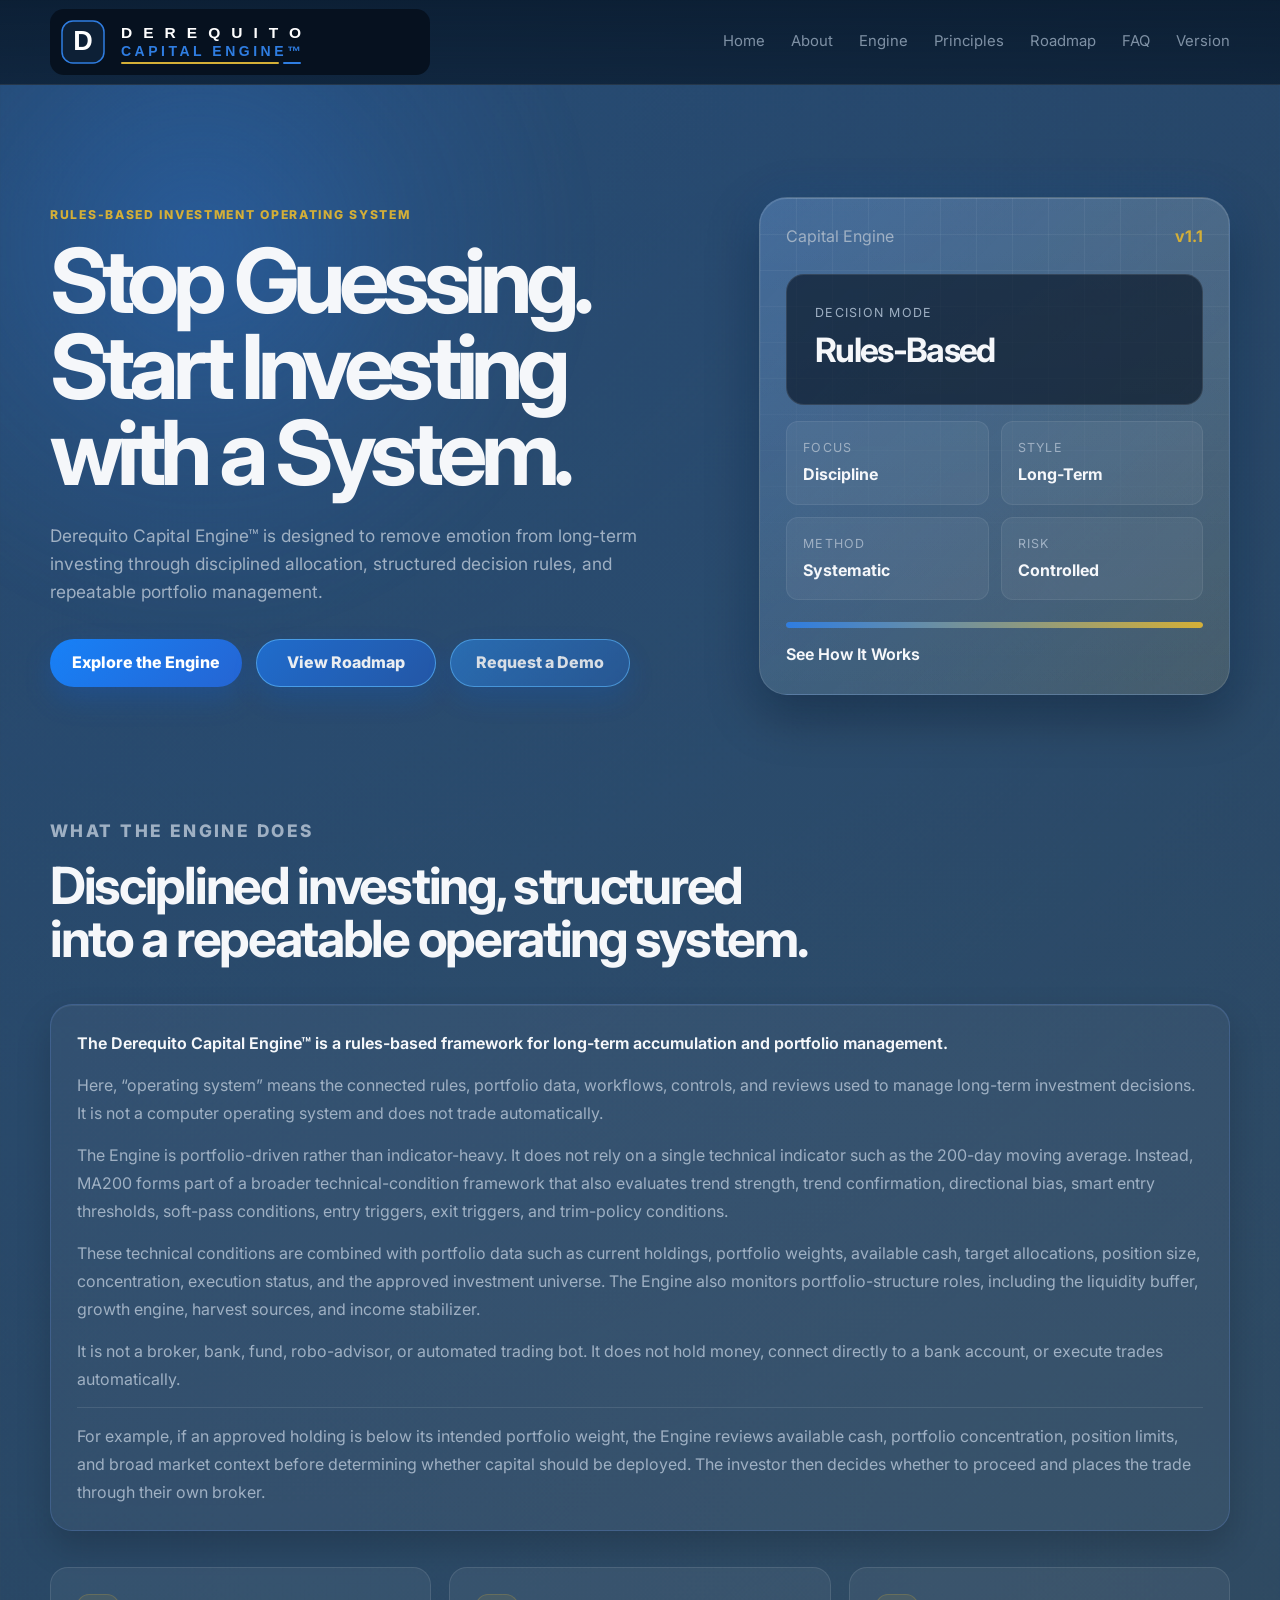
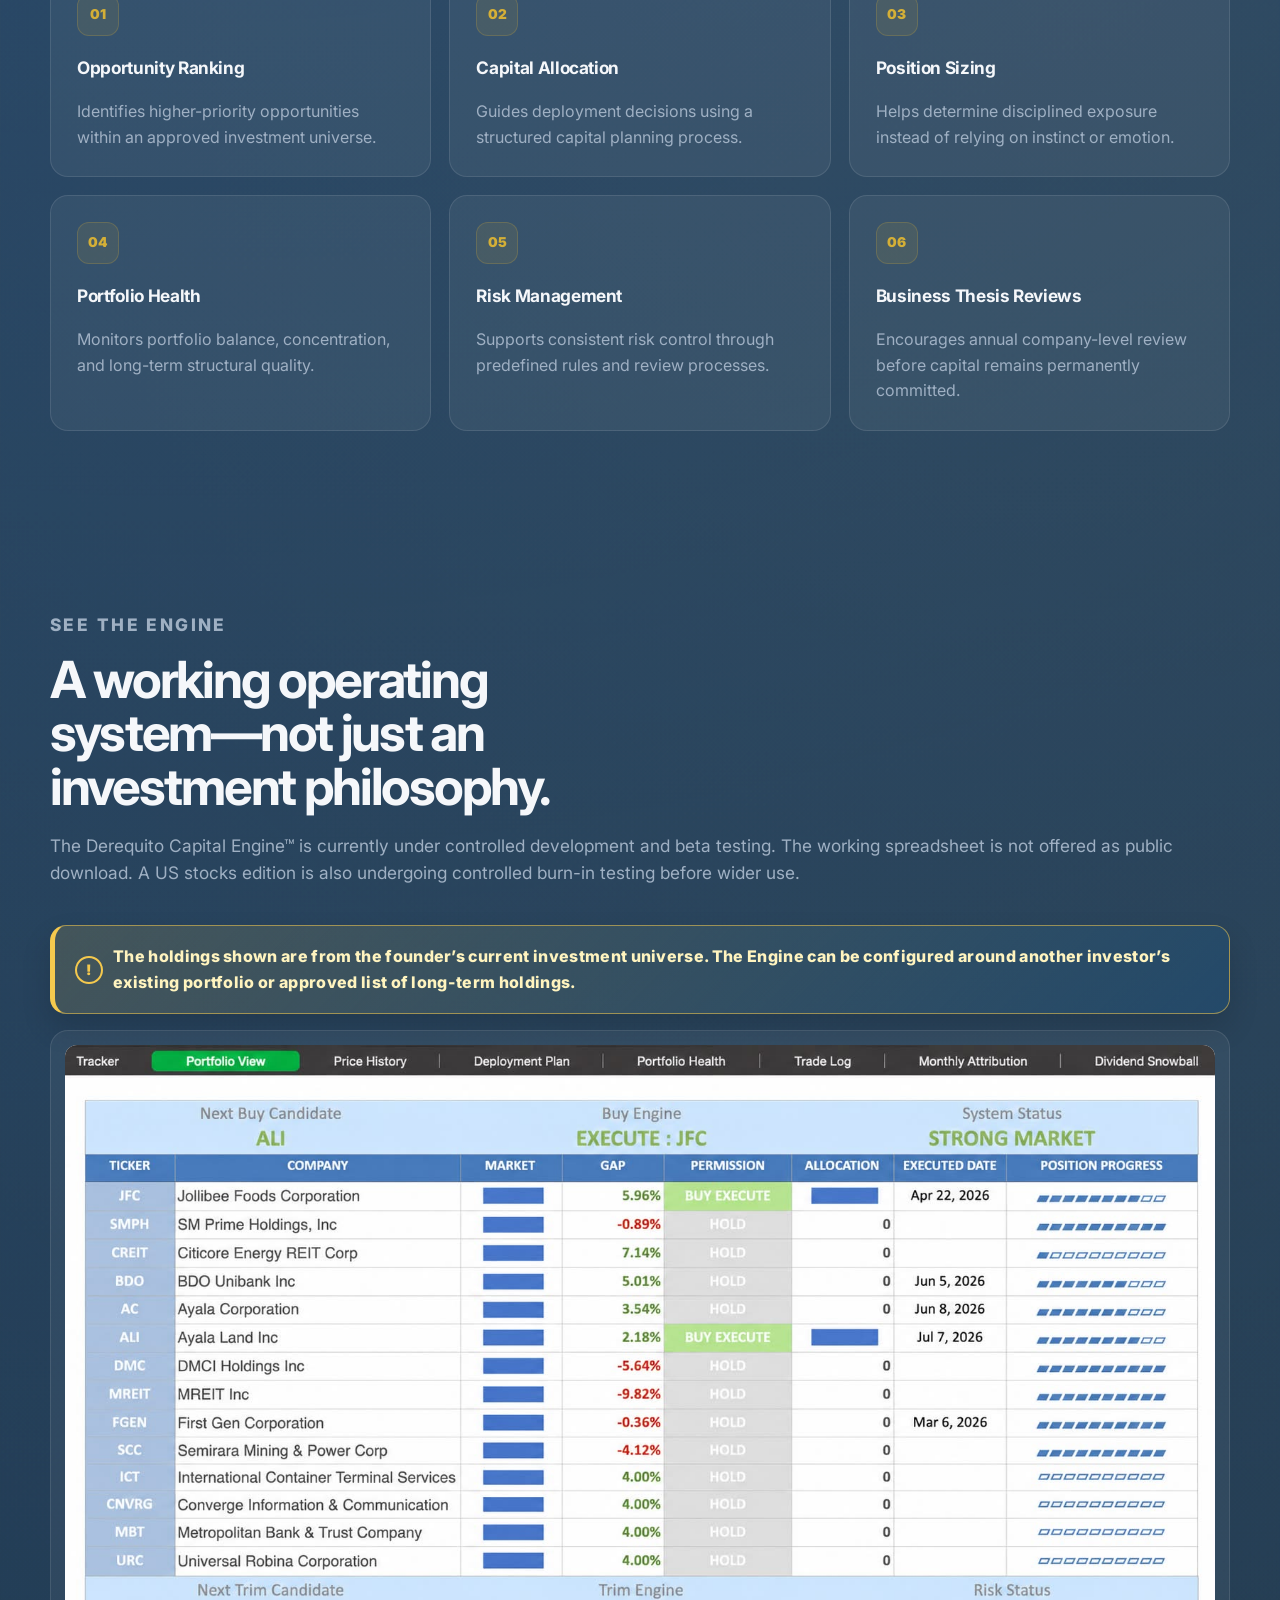
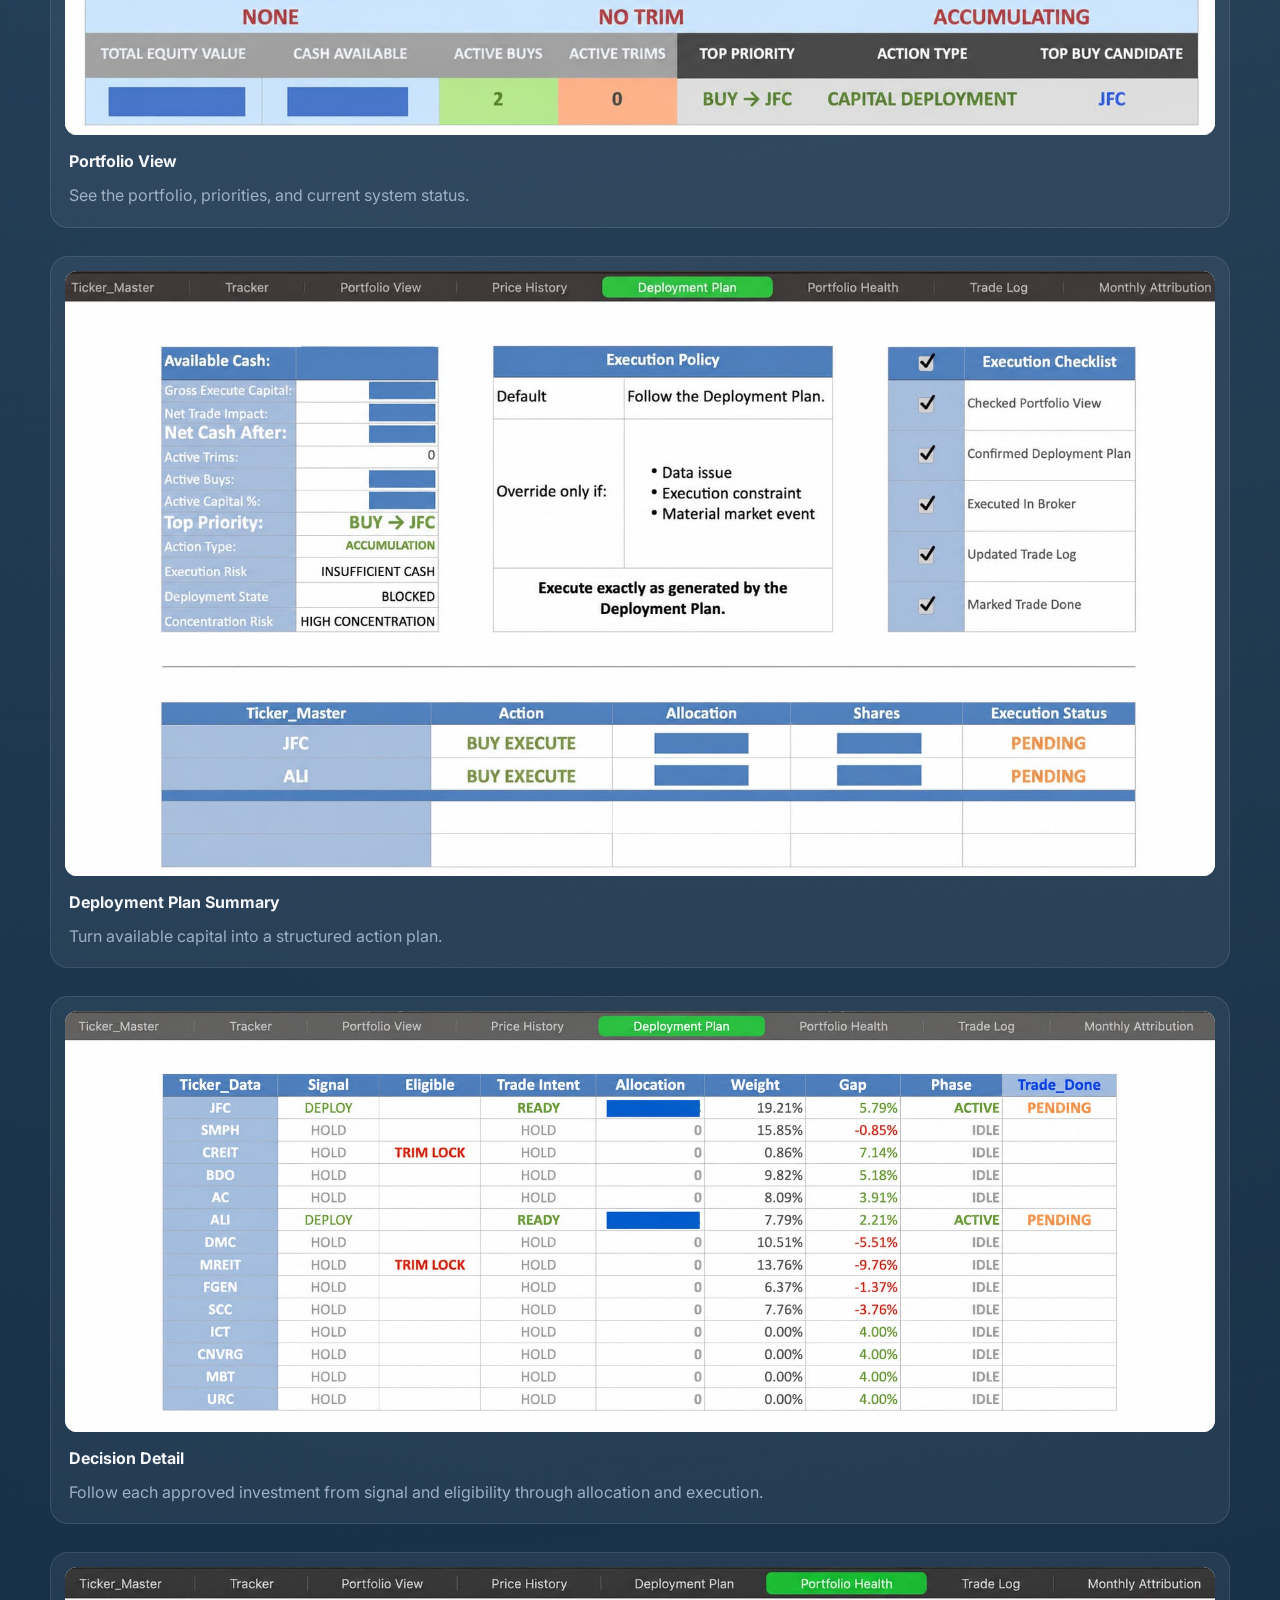
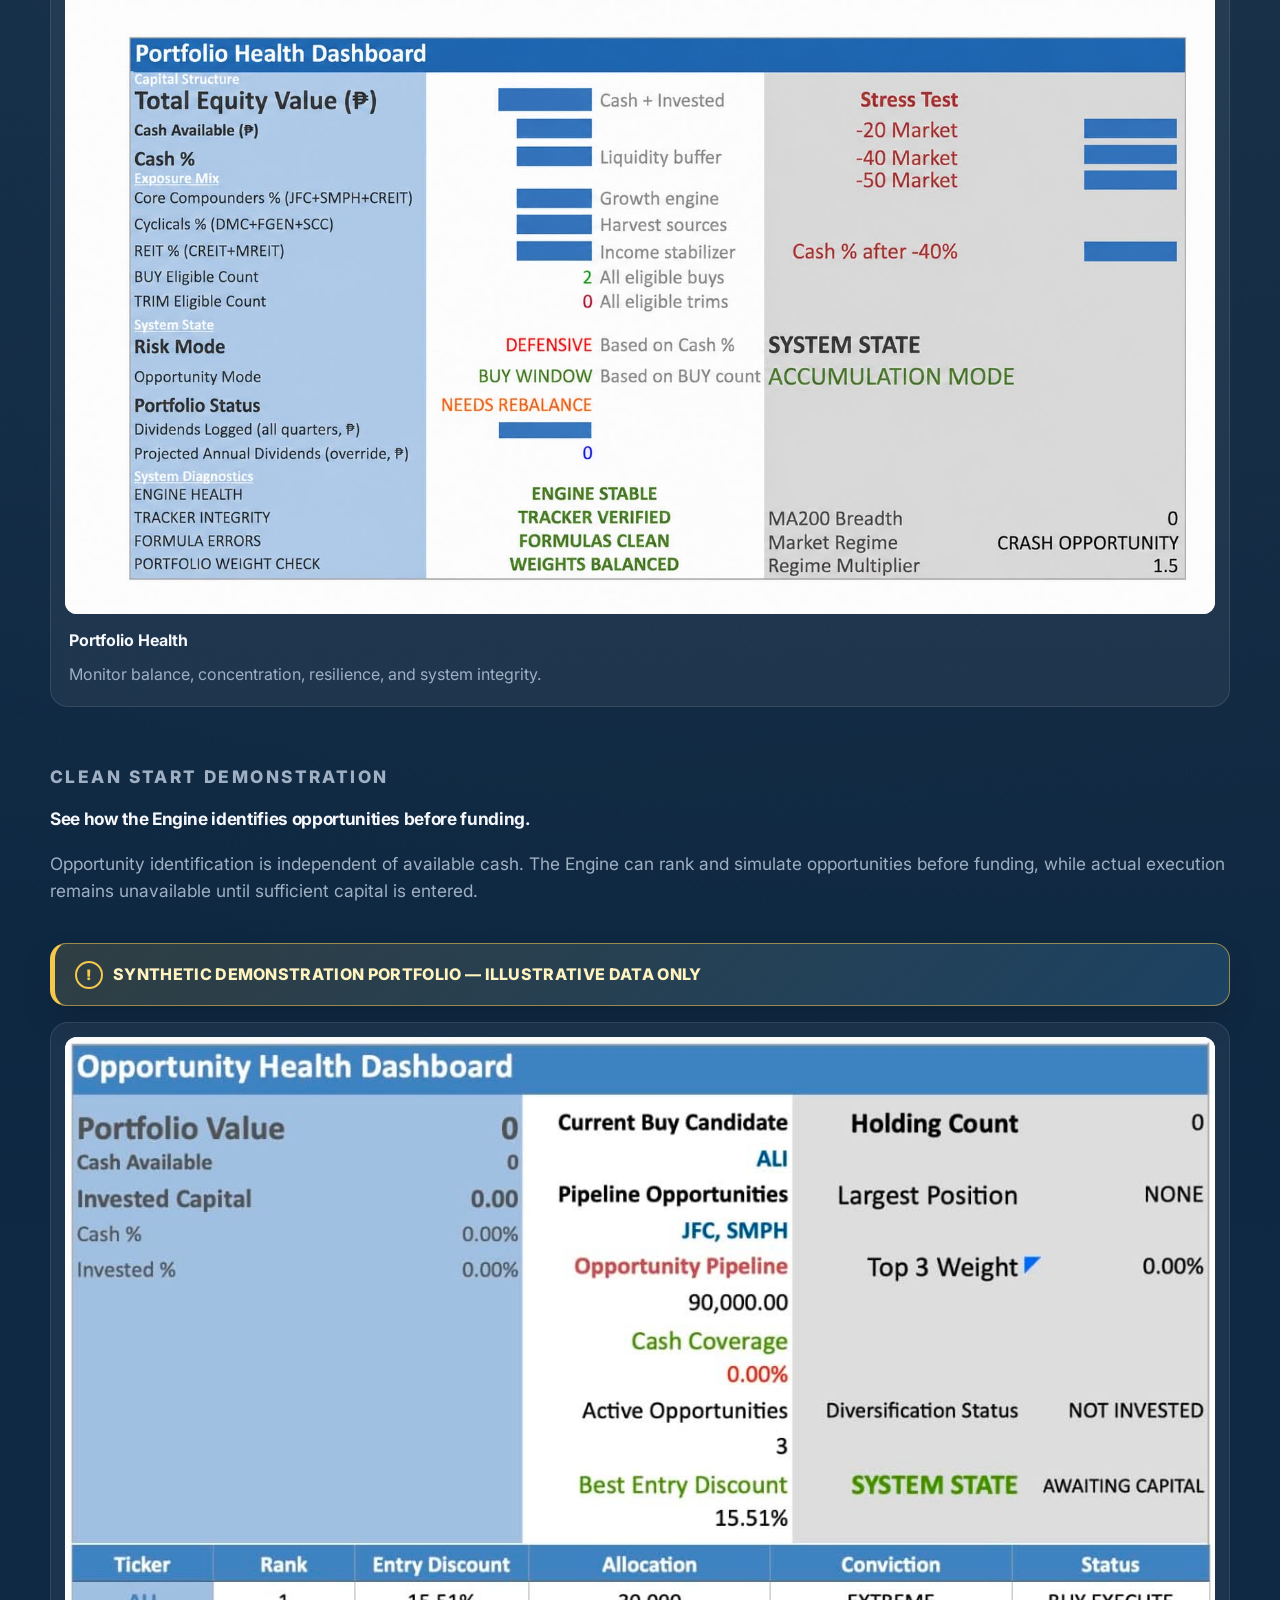
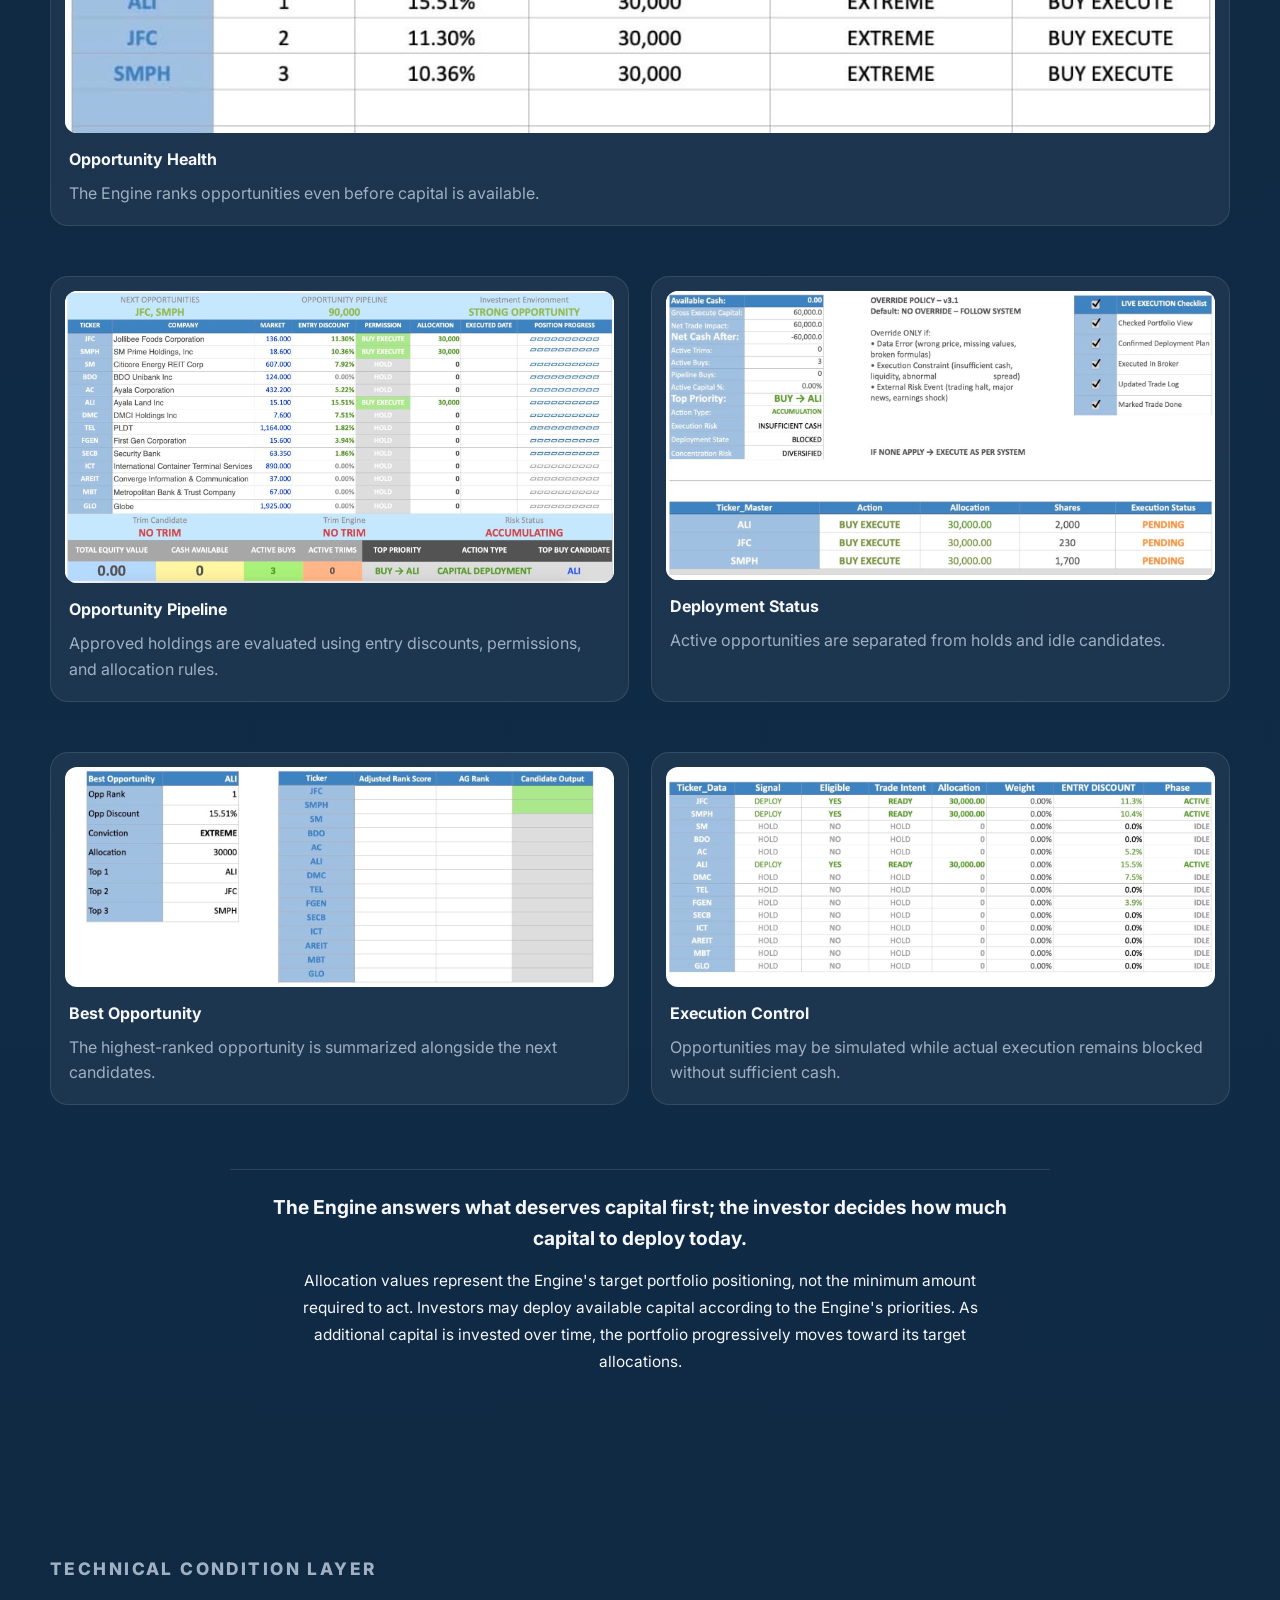
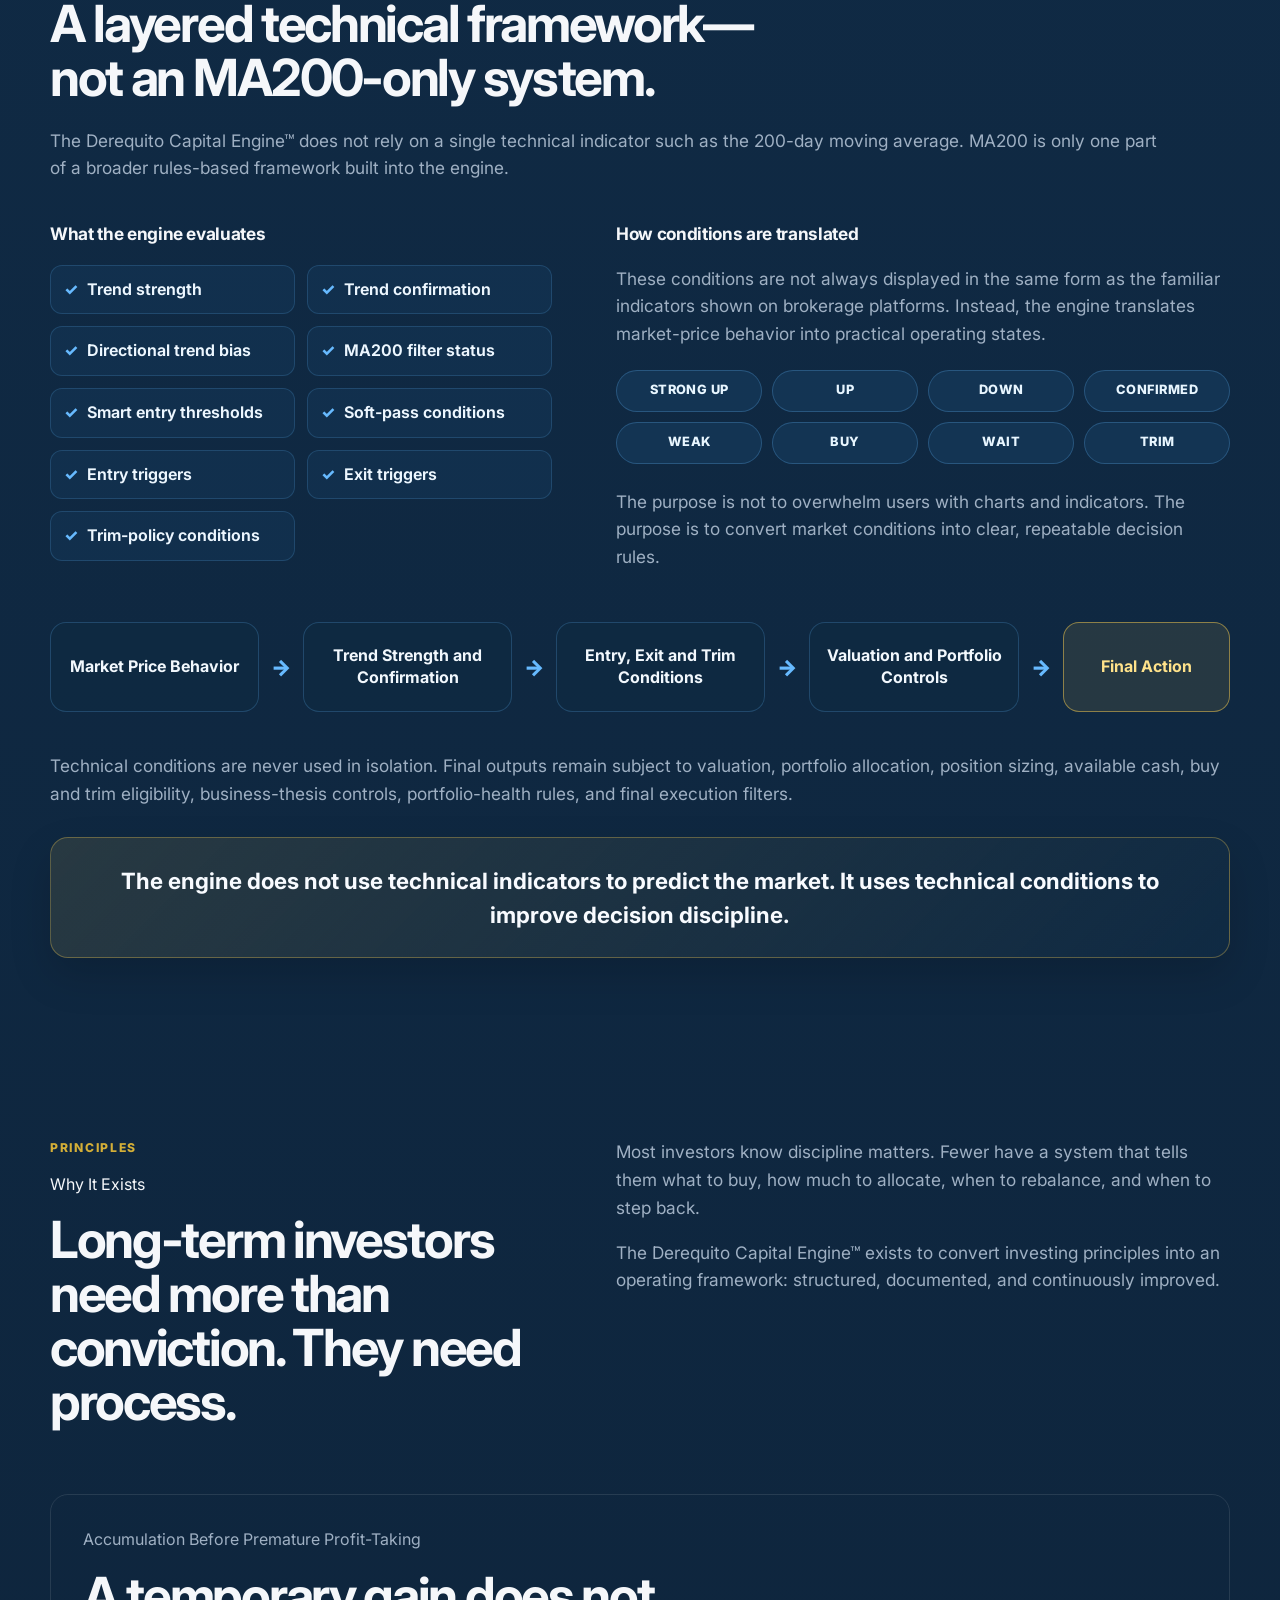
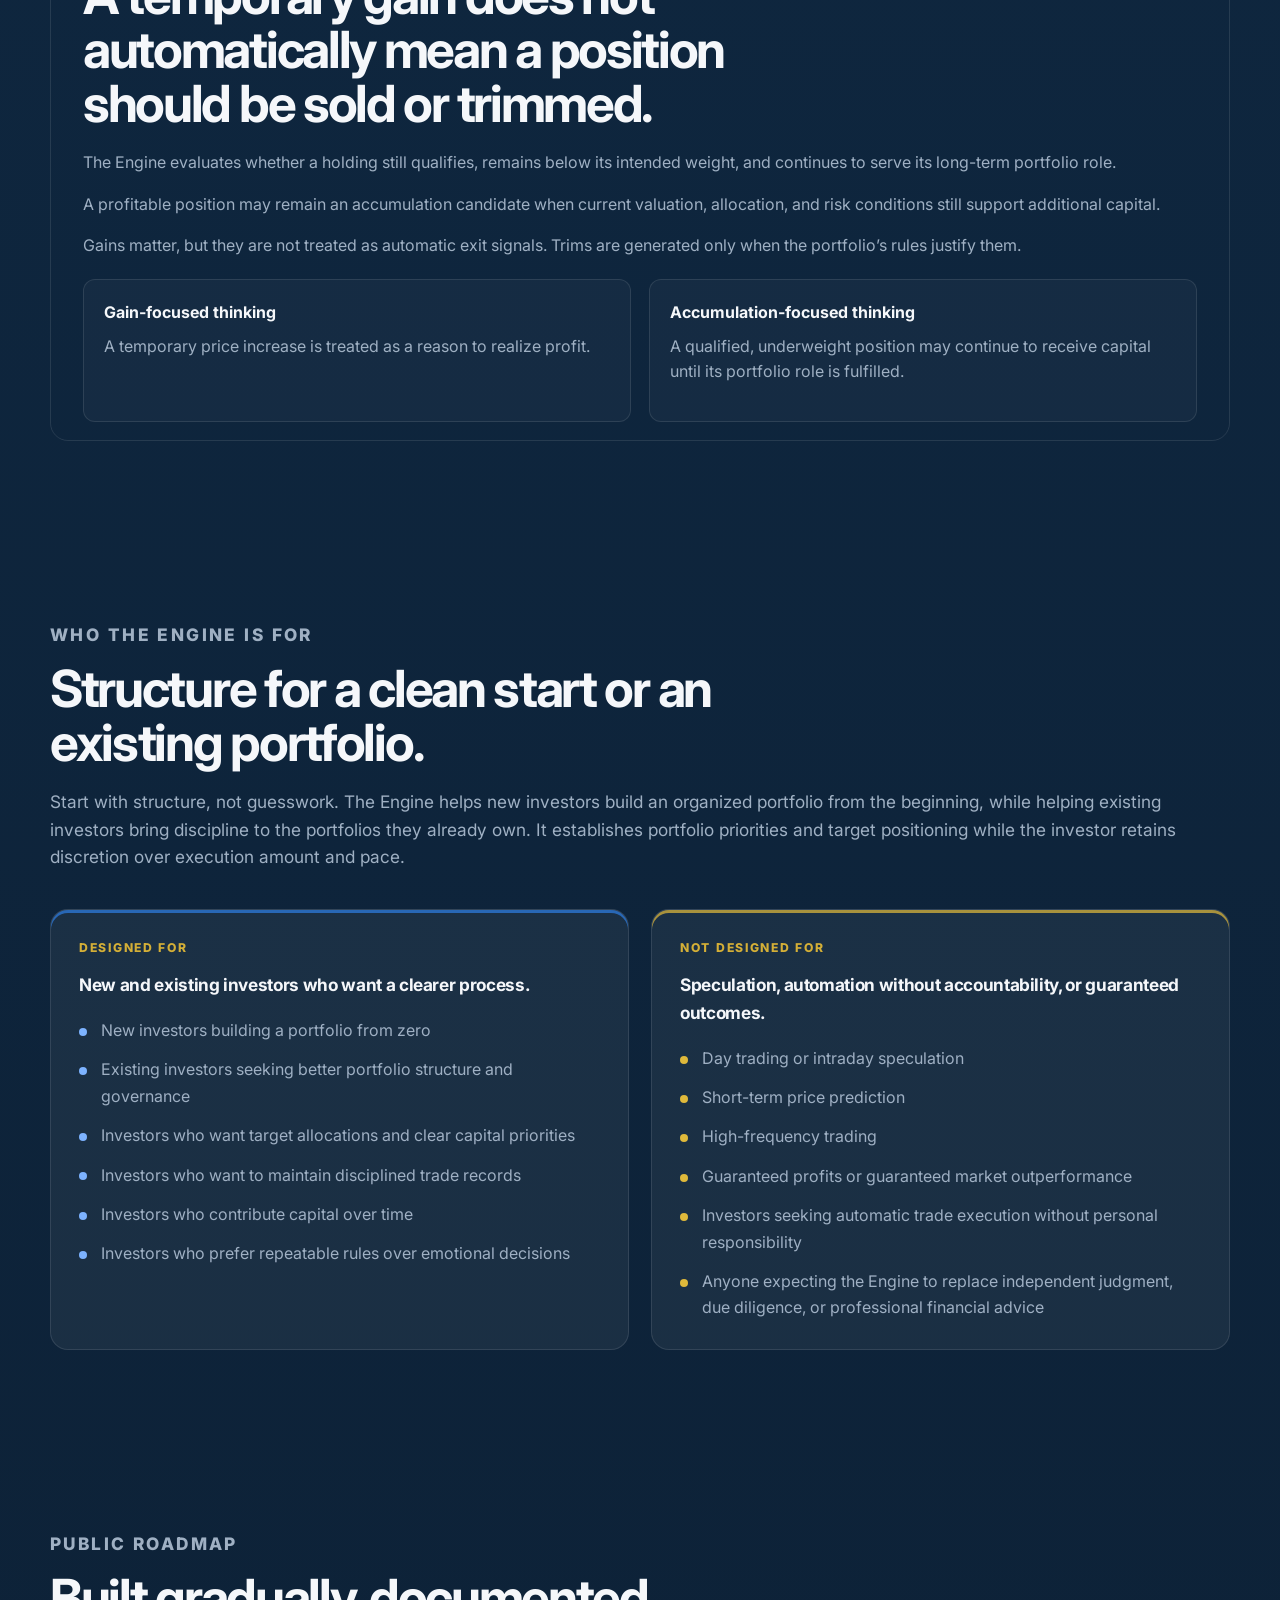
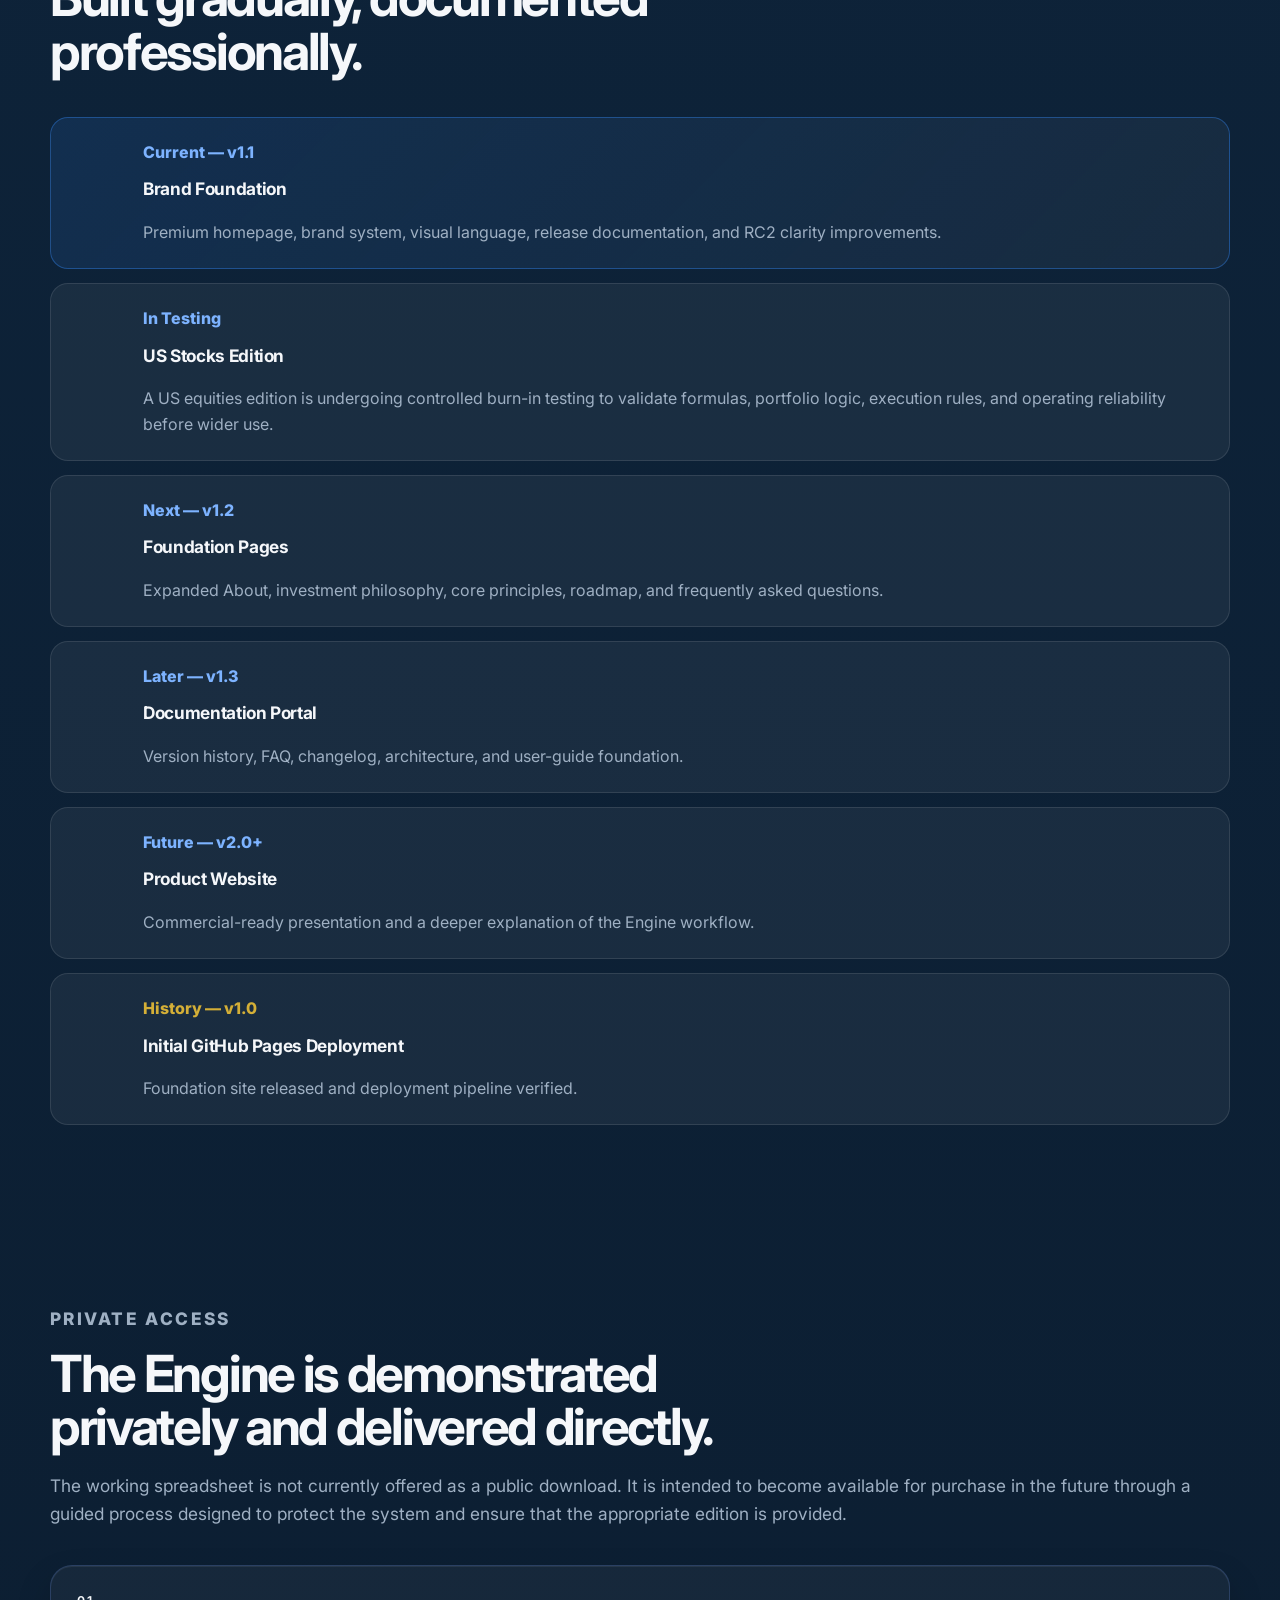
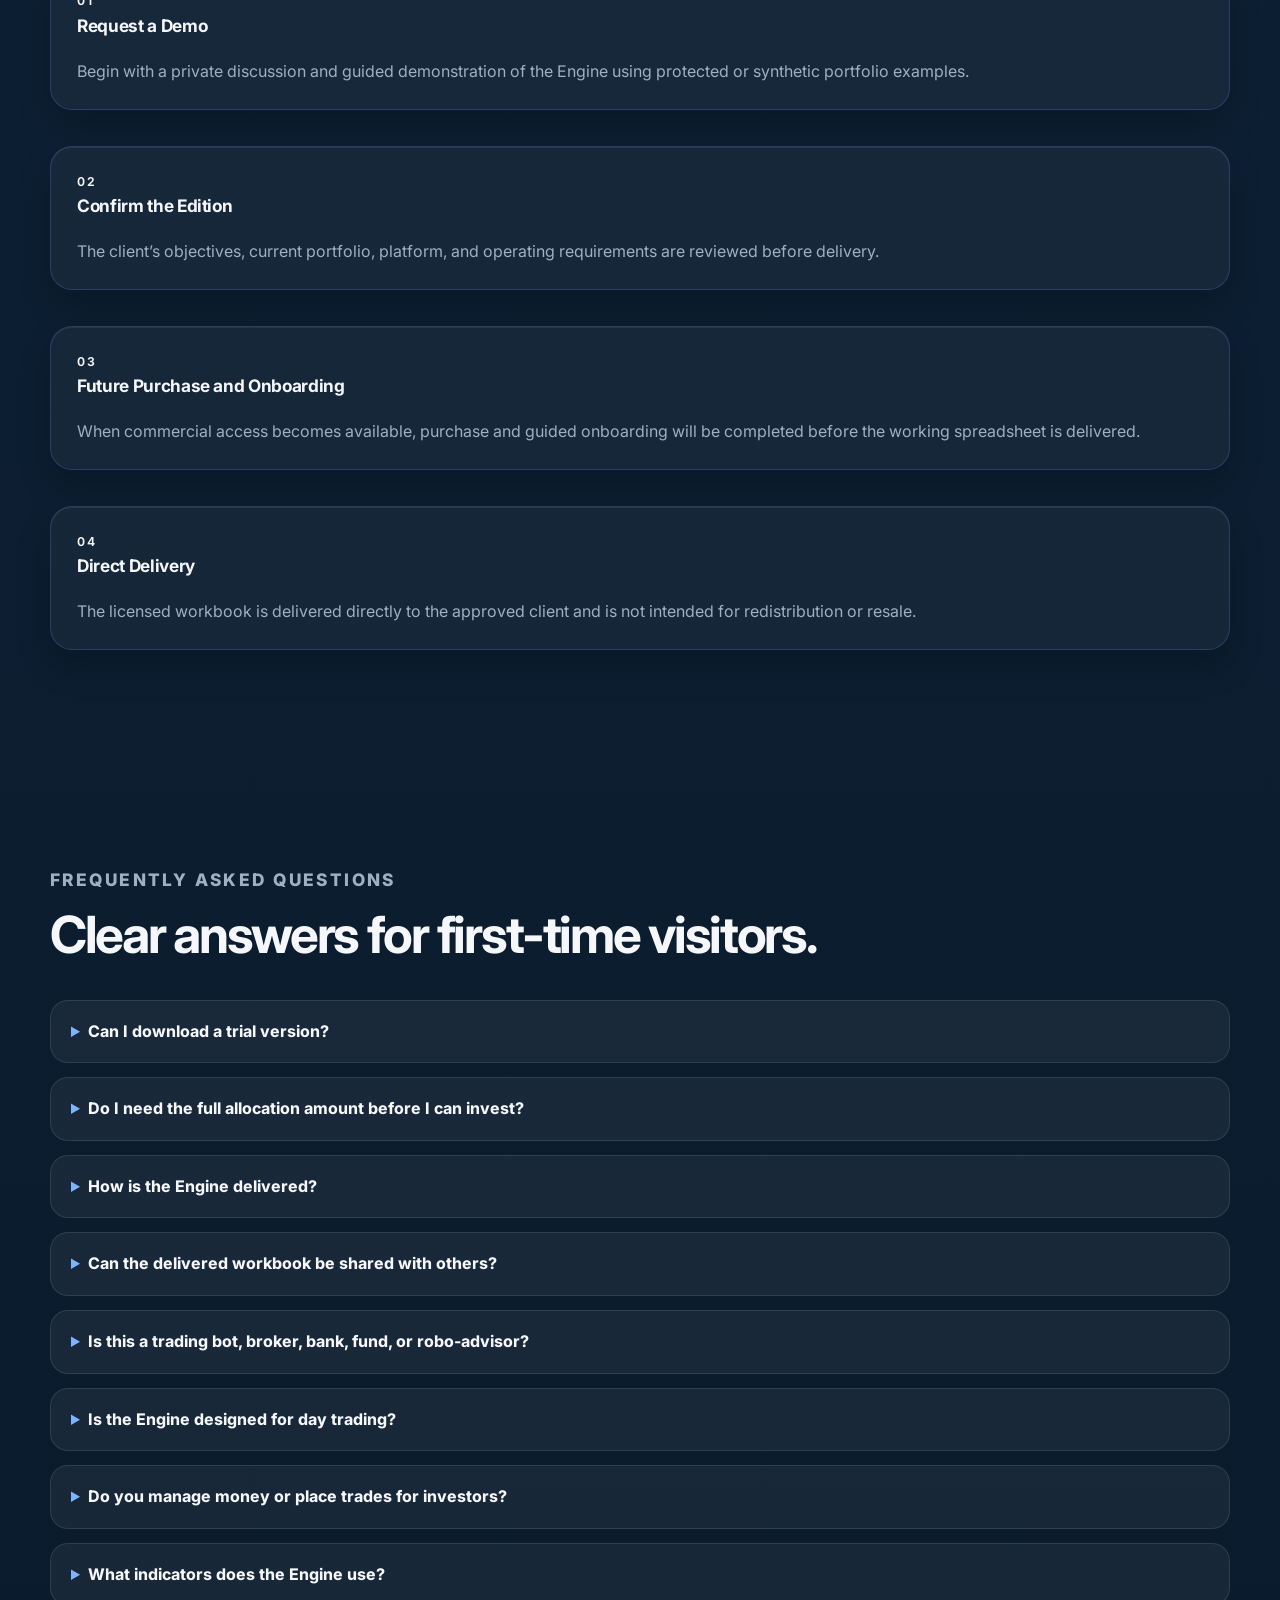
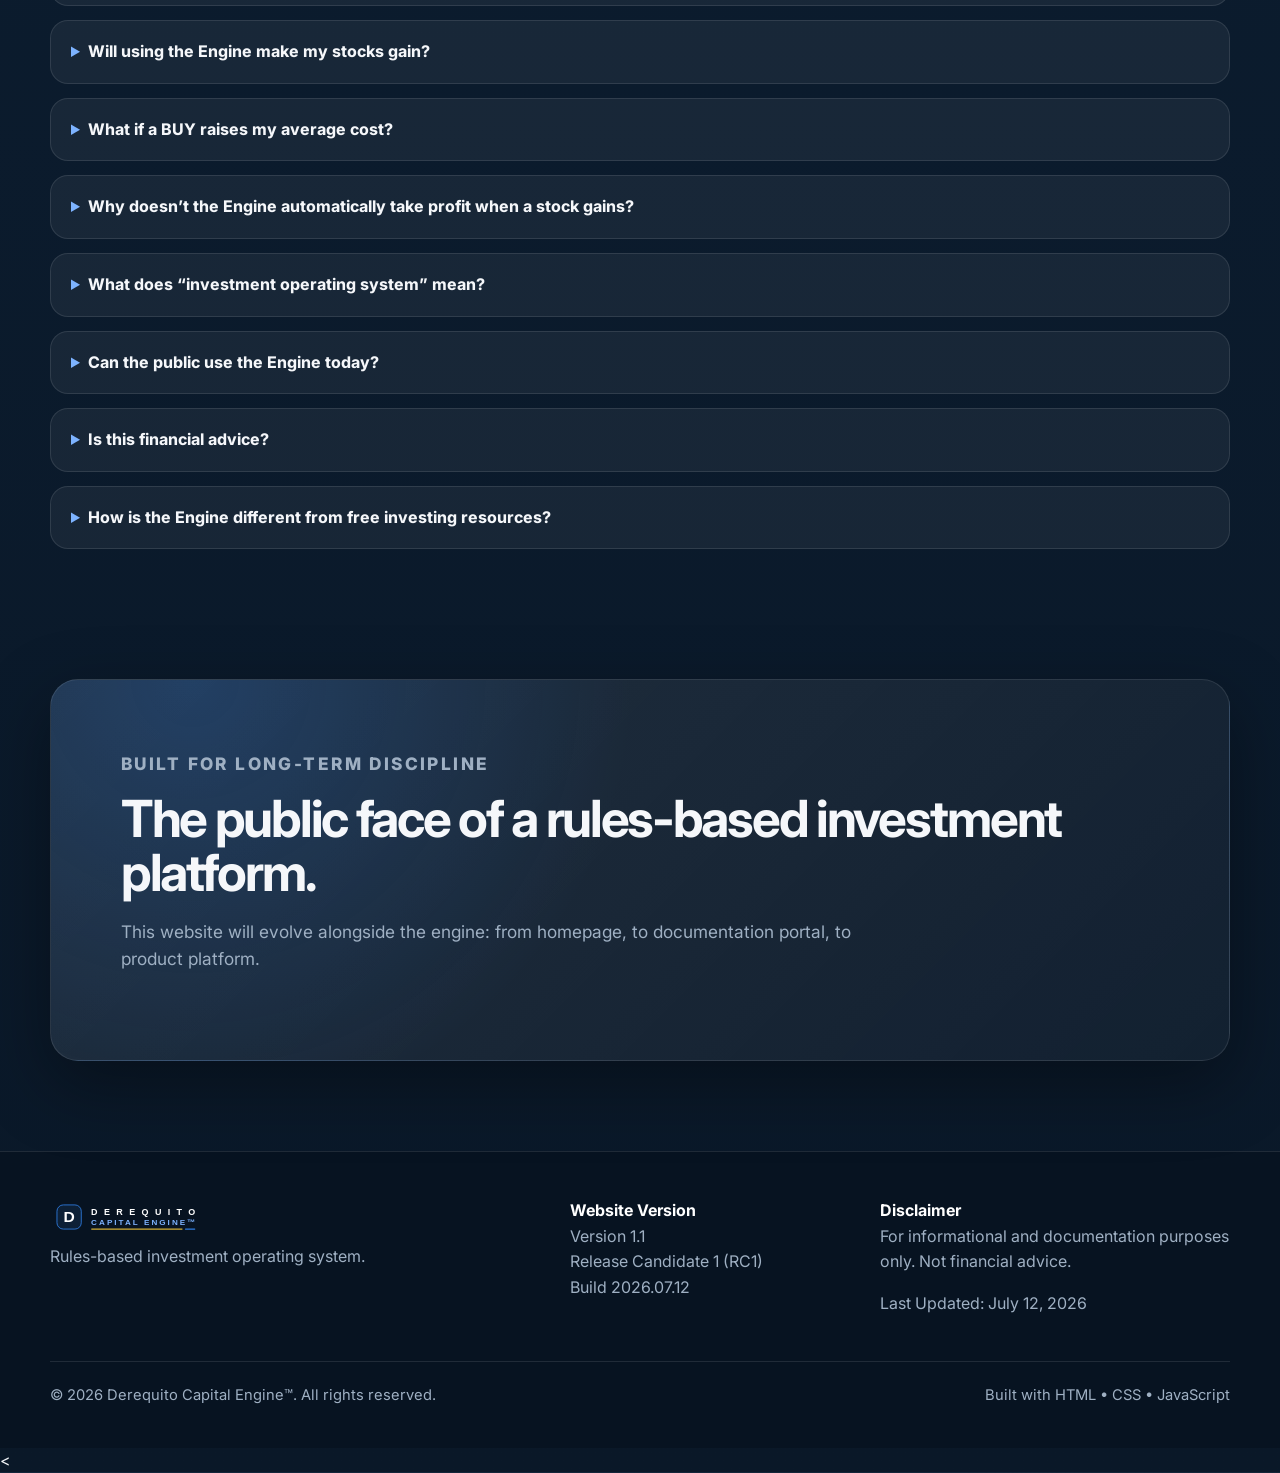
<file: index.html>
<!DOCTYPE html>
<html lang="en">
<head>
  <meta charset="UTF-8" />
  <meta name="viewport" content="width=device-width, initial-scale=1.0" />
  <title>Derequito Capital Engine™ | Rules-Based Investment Operating System</title>
  <meta name="description" content="Derequito Capital Engine™ is a rules-based investment operating system designed to remove emotion and bring discipline to long-term investing." />
  <link rel="icon" href="favicon.svg" type="image/svg+xml" />
  <link rel="preconnect" href="https://fonts.googleapis.com">
  <link rel="preconnect" href="https://fonts.gstatic.com" crossorigin>
  <link href="https://fonts.googleapis.com/css2?family=Inter:wght@400;500;600;700;800&display=swap" rel="stylesheet">
  <link rel="stylesheet" href="styles.css?v=2">
</head>
<body>
  <header class="site-header">
    <div class="container nav-shell">
      <a class="brand" href="#top" aria-label="Derequito Capital Engine home">
        <img src="assets/brand/logo-primary.svg" alt="Derequito Capital Engine logo" />
      </a>

      <button class="nav-toggle" aria-label="Toggle navigation" aria-expanded="false">
        <span></span><span></span><span></span>
      </button>

      <nav class="site-nav" aria-label="Primary navigation">
        <a href="#top">Home</a>
        <a href="pages/about.html">About</a>
        <a href="#engine">Engine</a>
        <a href="#principles">Principles</a>
        <a href="#roadmap">Roadmap</a>
        <a href="#faq">FAQ</a>
        <a href="#website-version">Version</a>
      </nav>
    </div>
  </header>

  <main id="top">
    <section class="hero section-reveal">
      <div class="container hero-grid">
      <div class="hero-copy hero-animate hero-animate-1">
        
          <p class="eyebrow">Rules-Based Investment Operating System</p>
          <h1>Stop Guessing.<br />Start Investing with a System.</h1>
          <p class="hero-text">
            Derequito Capital Engine™ is designed to remove emotion from long-term investing through
            disciplined allocation, structured decision rules, and repeatable portfolio management.
          </p>
          <div class="hero-actions">
  <a class="btn btn-primary" href="#engine">Explore the Engine</a>
  <a class="btn btn-secondary" href="#roadmap">View Roadmap</a>
  <a
    class="btn btn-secondary"
    href="mailto:derequitocapitalengine@gmail.com?subject=Derequito%20Capital%20Engine%20Private%20Demo%20Request"
  >
    Request a Demo
  </a>
</div>
        </div>

        <div class="engine-panel hero-animate hero-animate-2" aria-label="Capital Engine visual summary">
          <div class="panel-topline">
            <span>Capital Engine</span>
            <strong>v1.1</strong>
          </div>
          <div class="signal-card">
            <span class="signal-label">Decision Mode</span>
            <strong>Rules-Based</strong>
          </div>
          <div class="metrics-grid">
            <div><span>Focus</span><strong>Discipline</strong></div>
            <div><span>Style</span><strong>Long-Term</strong></div>
            <div><span>Method</span><strong>Systematic</strong></div>
            <div><span>Risk</span><strong>Controlled</strong></div>
          </div>
          <div class="progress-line"><span></span></div>
          <a class="engine-panel-link" href="#engine">
  See How It Works
</a>
        </div>
      </div>
    </section>

    <section class="section section-reveal engine-section">
  <div id="engine" class="container">
        <div class="section-heading">
          <p class="eyebrow">What the Engine Does</p>
          <h2>Disciplined investing, structured into a repeatable operating system.</h2>
        </div>
<div class="engine-clarity-card">
  <p>
    The Derequito Capital Engine™ is a rules-based framework for long-term
    accumulation and portfolio management.
  </p>
<p>
  Here, “operating system” means the connected rules, portfolio data,
  workflows, controls, and reviews used to manage long-term investment
  decisions. It is not a computer operating system and does not trade
  automatically.
</p>
<p>
  The Engine is portfolio-driven rather than indicator-heavy. It does not rely
  on a single technical indicator such as the 200-day moving average. Instead,
  MA200 forms part of a broader technical-condition framework that also
  evaluates trend strength, trend confirmation, directional bias, smart entry
  thresholds, soft-pass conditions, entry triggers, exit triggers, and
  trim-policy conditions.
</p>

<p>
  These technical conditions are combined with portfolio data such as current
  holdings, portfolio weights, available cash, target allocations, position
  size, concentration, execution status, and the approved investment universe.
  The Engine also monitors portfolio-structure roles, including the liquidity
  buffer, growth engine, harvest sources, and income stabilizer.
</p>
  <p>
    It is not a broker, bank, fund, robo-advisor, or automated trading bot.
    It does not hold money, connect directly to a bank account, or execute
    trades automatically.
  </p>
<p class="engine-example">
  For example, if an approved holding is below its intended portfolio weight,
  the Engine reviews available cash, portfolio concentration, position limits,
  and broad market context before determining whether capital should be
  deployed. The investor then decides whether to proceed and places the trade
  through their own broker.
</p>
  
</div>
        <div class="feature-grid">
          <article class="feature-card">
            <span class="feature-icon">01</span>
            <h3>Opportunity Ranking</h3>
            <p>Identifies higher-priority opportunities within an approved investment universe.</p>
          </article>
          <article class="feature-card">
            <span class="feature-icon">02</span>
            <h3>Capital Allocation</h3>
            <p>Guides deployment decisions using a structured capital planning process.</p>
          </article>
          <article class="feature-card">
            <span class="feature-icon">03</span>
            <h3>Position Sizing</h3>
            <p>Helps determine disciplined exposure instead of relying on instinct or emotion.</p>
          </article>
          <article class="feature-card">
            <span class="feature-icon">04</span>
            <h3>Portfolio Health</h3>
            <p>Monitors portfolio balance, concentration, and long-term structural quality.</p>
          </article>
          <article class="feature-card">
            <span class="feature-icon">05</span>
            <h3>Risk Management</h3>
            <p>Supports consistent risk control through predefined rules and review processes.</p>
          </article>
          <article class="feature-card">
            <span class="feature-icon">06</span>
            <h3>Business Thesis Reviews</h3>
            <p>Encourages annual company-level review before capital remains permanently committed.</p>
          </article>
        </div>
      </div>
    </section>
<section id="see-the-engine" class="section section-reveal">
  <div class="container">
    <div class="section-heading">
      <p class="eyebrow">See the Engine</p>
      <h2>
  A working operating
  <br>
  system—not just an
  <br>
  investment philosophy.
</h2>
      <p>
  The Derequito Capital Engine™ is currently under controlled development
  and beta testing. The working spreadsheet is not offered as public download. A US
  stocks edition is also undergoing controlled burn-in testing before wider
  use.
</p>
    </div>
<p class="engine-sample-note">
  The holdings shown are from the founder’s current investment universe.
  The Engine can be configured around another investor’s existing
  portfolio or approved list of long-term holdings.
</p>
    <div class="engine-showcase">
      <figure class="clean-start-card">
  <img
    src="assets/images/engine/portfolio-view.jpg"
    alt="Portfolio View showing holdings, allocation, execution status, position progress, and the Engine’s next recommended action"
    loading="lazy"
  >
  <figcaption>
    <strong>Portfolio View</strong>
    See the portfolio, priorities, and current system status.
  </figcaption>
</figure>

<figure class="clean-start-card">
  <img
    src="assets/images/engine/deployment-plan-summary.jpg"
    alt="Deployment Plan summary showing available cash, execution policy, priority, and planned actions"
    loading="lazy"
  >
  <figcaption>
    <strong>Deployment Plan Summary</strong>
    Turn available capital into a structured action plan.
  </figcaption>
</figure>

<figure class="clean-start-card">
  <img
    src="assets/images/engine/deployment-plan-detail.jpg"
    alt="Deployment Plan detail showing signals, eligibility, trade intent, allocation, weight, gap, and phase"
    loading="lazy"
  >
  <figcaption>
    <strong>Decision Detail</strong>
    Follow each approved investment from signal and eligibility through allocation and execution.
  </figcaption>
</figure>

<figure class="clean-start-card">
  <img
    src="assets/images/engine/portfolio-health.jpg"
    alt="Portfolio Health Dashboard showing capital structure, exposure mix, stress-test conditions, portfolio status, and system diagnostics"
    loading="lazy"
  >
  <figcaption>
    <strong>Portfolio Health</strong>
    Monitor balance, concentration, resilience, and system integrity.
  </figcaption>
</figure>

    <div class="clean-start-gallery">
  <div class="section-heading">
    <p class="eyebrow">Clean Start Demonstration</p>
    <h3>See how the Engine identifies opportunities before funding.</h3>
    <p>
      Opportunity identification is independent of available cash. The Engine
      can rank and simulate opportunities before funding, while actual execution
      remains unavailable until sufficient capital is entered.
    </p>
  </div>

  <p class="engine-sample-note">
    SYNTHETIC DEMONSTRATION PORTFOLIO — ILLUSTRATIVE DATA ONLY
  </p>

  <div class="clean-start-grid">
    <figure class="clean-start-card clean-start-card-featured">
      <img
        src="assets/images/engine/clean-start-opportunity-health.jpg"
        alt="Clean Start Opportunity Health Dashboard showing zero capital, ranked opportunities, and awaiting capital status"
        loading="lazy"
      >
      <figcaption>
        <strong>Opportunity Health</strong>
        The Engine ranks opportunities even before capital is available.
      </figcaption>
    </figure>

    <figure class="clean-start-card">
      <img
        src="assets/images/engine/clean-start-portfolio-view.jpg"
        alt="Clean Start Portfolio View showing opportunity pipeline, entry discounts, permissions, and allocations"
        loading="lazy"
      >
      <figcaption>
        <strong>Opportunity Pipeline</strong>
        Approved holdings are evaluated using entry discounts, permissions, and allocation rules.
      </figcaption>
    </figure>

    <figure class="clean-start-card">
      <img
        src="assets/images/engine/clean-start-deployment-plan-1.jpg"
        alt="Clean Start Deployment Plan showing active opportunities, holds, allocations, and phases"
        loading="lazy"
      >
      <figcaption>
        <strong>Deployment Status</strong>
        Active opportunities are separated from holds and idle candidates.
      </figcaption>
    </figure>

    <figure class="clean-start-card clean-start-card-paired">
  <img
    src="assets/images/engine/clean-start-best-opportunity.jpg"
    alt="Clean Start Best Opportunity Summary showing the highest-ranked opportunity and next candidates"
    loading="lazy"
  >
  <figcaption>
    <strong>Best Opportunity</strong>
    The highest-ranked opportunity is summarized alongside the next candidates.
  </figcaption>
</figure>

<figure class="clean-start-card clean-start-card-paired">
  <img
    src="assets/images/engine/clean-start-deployment-plan-2.jpg"
    alt="Clean Start Execution Control showing active opportunities and execution status"
    loading="lazy"
  >
  <figcaption>
    <strong>Execution Control</strong>
    Opportunities may be simulated while actual execution remains blocked without sufficient cash.
  </figcaption>
</figure>
  </div>
</div>
<div class="capital-deployment-note">
  <p class="capital-deployment-note__headline">
    The Engine answers what deserves capital first; the investor decides how much capital to deploy today.
  </p>

  <p class="capital-deployment-note__text">
    Allocation values represent the Engine's target portfolio positioning, not the minimum amount required to act. Investors may deploy available capital according to the Engine's priorities. As additional capital is invested over time, the portfolio progressively moves toward its target allocations.
  </p>
</div>
</section>
<section id="technical-framework" class="section section-reveal">
  <div class="container">
    <div class="section-heading">
      <p class="eyebrow">Technical Condition Layer</p>

      <h2>
        A layered technical framework—
        <br>
        not an MA200-only system.
      </h2>

      <p class="section-intro">
        The Derequito Capital Engine™ does not rely on a single technical
        indicator such as the 200-day moving average. MA200 is only one part
        of a broader rules-based framework built into the engine.
      </p>
    </div>

    <div class="split-grid technical-framework-grid">

  <div class="copy-block technical-evaluation-card">
    <h3>What the engine evaluates</h3>

    <div class="technical-feature-grid">
      <span>Trend strength</span>
      <span>Trend confirmation</span>
      <span>Directional trend bias</span>
      <span>MA200 filter status</span>
      <span>Smart entry thresholds</span>
      <span>Soft-pass conditions</span>
      <span>Entry triggers</span>
      <span>Exit triggers</span>
      <span>Trim-policy conditions</span>
    </div>
  </div>

  <div class="copy-block technical-translation-card">
    <h3>How conditions are translated</h3>

    <p>
      These conditions are not always displayed in the same form as the
      familiar indicators shown on brokerage platforms. Instead, the engine
      translates market-price behavior into practical operating states.
    </p>

    <div class="technical-state-badges">
      <span>STRONG UP</span>
      <span>UP</span>
      <span>DOWN</span>
      <span>CONFIRMED</span>
      <span>WEAK</span>
      <span>BUY</span>
      <span>WAIT</span>
      <span>TRIM</span>
    </div>

    <p>
      The purpose is not to overwhelm users with charts and indicators.
      The purpose is to convert market conditions into clear, repeatable
      decision rules.
    </p>
  </div>

</div>

    <div class="technical-framework-flow" aria-label="Technical framework flow">
      <div class="technical-flow-step">Market Price Behavior</div>
      <span class="technical-flow-arrow">→</span>

      <div class="technical-flow-step">
        Trend Strength and Confirmation
      </div>
      <span class="technical-flow-arrow">→</span>

      <div class="technical-flow-step">
        Entry, Exit and Trim Conditions
      </div>
      <span class="technical-flow-arrow">→</span>

      <div class="technical-flow-step">
        Valuation and Portfolio Controls
      </div>
      <span class="technical-flow-arrow">→</span>

      <div class="technical-flow-step technical-flow-final">
        Final Action
      </div>
    </div>

    <div class="copy-block technical-framework-controls">
      <p>
        Technical conditions are never used in isolation. Final outputs remain
        subject to valuation, portfolio allocation, position sizing, available
        cash, buy and trim eligibility, business-thesis controls,
        portfolio-health rules, and final execution filters.
      </p>
    </div>

    <blockquote class="technical-framework-quote">
      The engine does not use technical indicators to predict the market.
      It uses technical conditions to improve decision discipline.
    </blockquote>
  </div>
</section>
    <section id="principles" class="section split-section section-reveal">
      <div class="container split-grid">
        <div>
          <p class="eyebrow">Principles</p>
<p class="section-kicker">Why It Exists</p>
          <h2>Long-term investors need more than conviction. They need process.</h2>
        </div>
        <div class="copy-block">
          <p>
            Most investors know discipline matters. Fewer have a system that tells them what to buy,
            how much to allocate, when to rebalance, and when to step back.
          </p>
          <p>
            The Derequito Capital Engine™ exists to convert investing principles into an operating
            framework: structured, documented, and continuously improved.
          </p>
        </div>
      </div>
      <div class="container">
      <div class="principle-feature">
  <p class="section-kicker">Accumulation Before Premature Profit-Taking</p>

  <h2>A temporary gain does not automatically mean a position should be sold or trimmed.</h2>

  <p>
    The Engine evaluates whether a holding still qualifies, remains below its intended weight,
    and continues to serve its long-term portfolio role.
  </p>

  <p>
    A profitable position may remain an accumulation candidate when current valuation,
    allocation, and risk conditions still support additional capital.
  </p>

  <p>
    Gains matter, but they are not treated as automatic exit signals.
    Trims are generated only when the portfolio’s rules justify them.
  </p>

  <div class="principle-comparison">
    <div>
      <strong>Gain-focused thinking</strong>
      <p>A temporary price increase is treated as a reason to realize profit.</p>
    </div>

    <div>
      <strong>Accumulation-focused thinking</strong>
      <p>A qualified, underweight position may continue to receive capital until its portfolio role is fulfilled.</p>
    </div>
  </div>
</div>
</div>
    </section>
<section id="who-it-is-for" class="section section-reveal">
  <div class="container">
    <div class="section-heading">
  <p class="eyebrow">Who the Engine Is For</p>
  <h2>Structure for a clean start or an existing portfolio.</h2>
  <p>
    Start with structure, not guesswork. The Engine helps new investors build an
    organized portfolio from the beginning, while helping existing investors bring
    discipline to the portfolios they already own. It establishes portfolio priorities
    and target positioning while the investor retains discretion over execution amount
    and pace.
  </p>
</div>

<div class="audience-grid">
  <article class="audience-card audience-card-positive">
    <p class="eyebrow">Designed For</p>
    <h3>New and existing investors who want a clearer process.</h3>

    <ul class="audience-list">
      <li>New investors building a portfolio from zero</li>
      <li>Existing investors seeking better portfolio structure and governance</li>
      <li>Investors who want target allocations and clear capital priorities</li>
      <li>Investors who want to maintain disciplined trade records</li>
      <li>Investors who contribute capital over time</li>
      <li>Investors who prefer repeatable rules over emotional decisions</li>
    </ul>
  </article>

      <article class="audience-card audience-card-negative">
        <p class="eyebrow">Not Designed For</p>
        <h3>Speculation, automation without accountability, or guaranteed outcomes.</h3>

        <ul class="audience-list">
          <li>Day trading or intraday speculation</li>
          <li>Short-term price prediction</li>
          <li>High-frequency trading</li>
          <li>Guaranteed profits or guaranteed market outperformance</li>
          <li>Investors seeking automatic trade execution without personal responsibility</li>
          <li>Anyone expecting the Engine to replace independent judgment, due diligence, or professional financial advice</li>
        </ul>
      </article>
    </div>
  </div>
</section>
    <section id="roadmap" class="section section-reveal">
      <div class="container">
        <div class="section-heading">
          <p class="eyebrow">Public Roadmap</p>
          <h2>Built gradually, documented professionally.</h2>
        </div>

        <div class="timeline">
  <div class="timeline-item active">
    <span>Current — v1.1</span>
    <h3>Brand Foundation</h3>
    <p>
      Premium homepage, brand system, visual language, release documentation,
      and RC2 clarity improvements.
    </p>
  </div>

  <div class="timeline-item">
    <span>In Testing</span>
    <h3>US Stocks Edition</h3>
    <p>
      A US equities edition is undergoing controlled burn-in testing to
      validate formulas, portfolio logic, execution rules, and operating
      reliability before wider use.
    </p>
  </div>

  <div class="timeline-item">
    <span>Next — v1.2</span>
    <h3>Foundation Pages</h3>
    <p>
      Expanded About, investment philosophy, core principles, roadmap, and
      frequently asked questions.
    </p>
  </div>

  <div class="timeline-item">
    <span>Later — v1.3</span>
    <h3>Documentation Portal</h3>
    <p>
      Version history, FAQ, changelog, architecture, and user-guide
      foundation.
    </p>
  </div>

  <div class="timeline-item">
    <span>Future — v2.0+</span>
    <h3>Product Website</h3>
    <p>
      Commercial-ready presentation and a deeper explanation of the Engine
      workflow.
    </p>
  </div>

  <div class="timeline-item complete">
    <span>History — v1.0</span>
    <h3>Initial GitHub Pages Deployment</h3>
    <p>
      Foundation site released and deployment pipeline verified.
    </p>
  </div>
</div>
      </div>
    </section>
    <section id="private-access" class="section section-reveal">
  <div class="container">
    <div class="section-heading">
      <p class="eyebrow">Private Access</p>
      <h2>The Engine is demonstrated privately and delivered directly.</h2>
      <p>
  The working spreadsheet is not currently offered as a public download.
  It is intended to become available for purchase in the future through a
  guided process designed to protect the system and ensure that the
  appropriate edition is provided.
</p>
    </div>

    <div class="engine-clarity-grid">
      <article class="engine-clarity-card">
        <p class="eyebrow">01</p>
        <h3>Request a Demo</h3>
        <p>
          Begin with a private discussion and guided demonstration of the
          Engine using protected or synthetic portfolio examples.
        </p>
      </article>

      <article class="engine-clarity-card">
        <p class="eyebrow">02</p>
        <h3>Confirm the Edition</h3>
        <p>
          The client’s objectives, current portfolio, platform, and operating
          requirements are reviewed before delivery.
        </p>
      </article>

      <article class="engine-clarity-card">
        <p class="eyebrow">03</p>
        <h3>Future Purchase and Onboarding</h3>
<p>
  When commercial access becomes available, purchase and guided onboarding
  will be completed before the working spreadsheet is delivered.
</p>
      </article>

      <article class="engine-clarity-card">
        <p class="eyebrow">04</p>
        <h3>Direct Delivery</h3>
        <p>
          The licensed workbook is delivered directly to the approved client
          and is not intended for redistribution or resale.
        </p>
      </article>
    </div>
  </div>
</section>
<section id="faq" class="section section-reveal">
  <div class="container">
    <div class="section-heading">
      <p class="eyebrow">Frequently Asked Questions</p>
      <h2>Clear answers for first-time visitors.</h2>
    </div>

    <div class="faq-list">
      <details>
  <summary>Can I download a trial version?</summary>
  <p>
    No. The Derequito Capital Engine™ is not distributed as a public trial.
    Interested users may request a private demonstration.
  </p>
</details>
<details>
  <summary>Do I need the full allocation amount before I can invest?</summary>
  <p>
    No. Allocation values represent the Engine’s target portfolio positioning,
    not the minimum amount required to act. Investors may deploy available
    capital according to the Engine’s priorities. As additional capital is
    invested over time, the portfolio progressively moves toward its target
    allocations.
  </p>
</details>
<details>
  <summary>How is the Engine delivered?</summary>
  <p>
    The working spreadsheet is delivered directly to the client only after
    purchase, onboarding, and confirmation of the appropriate edition.
  </p>
</details>

<details>
  <summary>Can the delivered workbook be shared with others?</summary>
  <p>
    No. Each delivered copy is intended for the licensed client and may not be
    redistributed, resold, or shared without written permission.
  </p>
</details>
      <details>
        <summary>Is this a trading bot, broker, bank, fund, or robo-advisor?</summary>
        <p>
          No. The Derequito Capital Engine™ is a rules-based investment
          framework. It does not hold money, connect directly to bank accounts,
          or execute trades automatically.
        </p>
      </details>
<details>
  <summary>Is the Engine designed for day trading?</summary>
  <p>
    No. The Derequito Capital Engine™ is designed for long-term portfolio
    accumulation and management. It is not a day-trading system, market-timing
    service, or short-term trading signal.
  </p>
</details>
      <details>
        <summary>Do you manage money or place trades for investors?</summary>
        <p>
          No. Investors remain responsible for reviewing every recommendation,
          making the final decision, and placing trades through their own
          broker.
        </p>
      </details>

      <details>
        <summary>What indicators does the Engine use?</summary>
        

  <div class="faq-answer">
    <p>
      The Derequito Capital Engine is portfolio-driven rather than
      indicator-heavy. It does not rely on a single technical indicator such
      as the 200-day moving average.
    </p>

    <p>
      MA200 is only one part of a broader rules-based technical framework.
      The Engine also evaluates trend strength, trend confirmation,
      directional trend bias, smart entry thresholds, soft-pass conditions,
      entry triggers, exit triggers, and trim-policy conditions.
    </p>

    <p>
      These conditions are not always displayed in the same form as the
      familiar indicators shown on brokerage platforms. Instead, the Engine
      translates market-price behavior into practical operating states such as
      <strong>
        STRONG UP, UP, DOWN, CONFIRMED, WEAK, BUY, WAIT, and TRIM.
      </strong>
    </p>

    <p>
      Technical conditions are not used alone. Final outputs also remain
      subject to valuation, portfolio weights, available cash, target
      allocations, position limits, concentration, execution status,
      business-thesis controls, portfolio-health rules, and the approved
      investment universe.
    </p>
  </div>
</details>
<details>
  <summary>Will using the Engine make my stocks gain?</summary>

  <div class="faq-answer">
    <p>
      No. The Derequito Capital Engine does not guarantee profits, prevent
      losses, or ensure that any stock will increase in value.
    </p>

    <p>
      The Engine is a decision-support framework designed to improve
      discipline, portfolio allocation, position sizing, risk controls, and
      execution consistency.
    </p>

    <p>
      Investment results still depend on market conditions, company
      performance, the accuracy of user inputs, and the investor’s own
      decisions.
    </p>
  </div>
</details>
<details>
  <summary>What if a BUY raises my average cost?</summary>
  <p>
    A new purchase may raise the weighted-average cost when existing shares were bought at much lower prices.
    The Engine does not attempt to preserve a low historical average. It evaluates whether new capital should
    be deployed under current portfolio, valuation, allocation, and risk conditions.
  </p>
  <p>
    When a BUY is generated, the Deployment Plan determines the prescribed allocation. A higher average cost
    does not erase gains on earlier shares and does not automatically mean that portfolio quality has weakened.
  </p>
  <p>
    The Engine bases the decision on present conditions, not on protecting a past entry price.
  </p>
</details>
<details>
  <summary>Why doesn’t the Engine automatically take profit when a stock gains?</summary>

  <div class="faq-answer">
    <p>
      Because a temporary gain does not necessarily mean that the position has completed
      its long-term portfolio role.
    </p>

    <p>
      If the holding remains qualified, stays below its intended weight, and continues to
      meet valuation, allocation, and risk conditions, the Engine may continue to accumulate it.
    </p>

    <p>
      Profit-taking occurs when the portfolio’s trim rules are met, not simply because
      the position is currently profitable.
    </p>
  </div>
</details>
      <details>
        <summary>What does “investment operating system” mean?</summary>
        <p>
          It means the connected rules, portfolio data, workflows, controls,
          and reviews used to organize long-term investment decisions. It is
          not a computer operating system.
        </p>
      </details>

      <details>
        <summary>Can the public use the Engine today?</summary>
        <p>
          Public downloadable access is not yet available. The system remains
          under controlled development, testing, documentation, and validation
          before wider release.
        </p>
      </details>

      <details>
        <summary>Is this financial advice?</summary>
        <p>
          No. The website explains a personal rules-based investment framework
          and does not replace independent judgment or professional financial
          advice.
        </p>
      </details>
      <details>
        <summary>How is the Engine different from free investing resources?</summary>
        <p>
          Free investing sites provide useful information, data, calculators, and research.
          The Derequito Capital Engine helps organize those inputs into a repeatable
          portfolio-management process—connecting allocation guidance, capital priorities,
          portfolio structure, risk controls, and trade records while keeping final
          execution responsibility with the investor.
        </p>
      </details>
    </div>
  </div>
</section>
    <section id="version" class="section cta-section section-reveal">
      <div class="container cta-card">
        <p class="eyebrow">Built for Long-Term Discipline</p>
        <h2>The public face of a rules-based investment platform.</h2>
        <p>
          This website will evolve alongside the engine: from homepage, to documentation portal,
          to product platform.
        </p>
      </div>
    </section>
  </main>

  <footer id="footer" class="site-footer">
    <div class="container footer-grid">
      <div>
        <img src="assets/brand/logo-light.svg" alt="Derequito Capital Engine logo" class="footer-logo" />
        <p>Rules-based investment operating system.</p>
      </div>
      <div id="website-version">
  <strong>Website Version</strong>
        <p>
Version 1.1<br>
Release Candidate 1 (RC1)<br>
Build 2026.07.12
</p>
      </div>
      <div>
        <strong>Disclaimer</strong>

<p>For informational and documentation purposes only. Not financial advice.</p>

<p>Last Updated: July 12, 2026</p>
      </div>
    </div>
    <div class="container footer-bottom">
      <p>© 2026 Derequito Capital Engine™. All rights reserved.</p>
      <p>Built with HTML • CSS • JavaScript</p>
    </div>
  </footer>

  <<script src="script.js?v=2"></script>
</body>
</html>
</file>
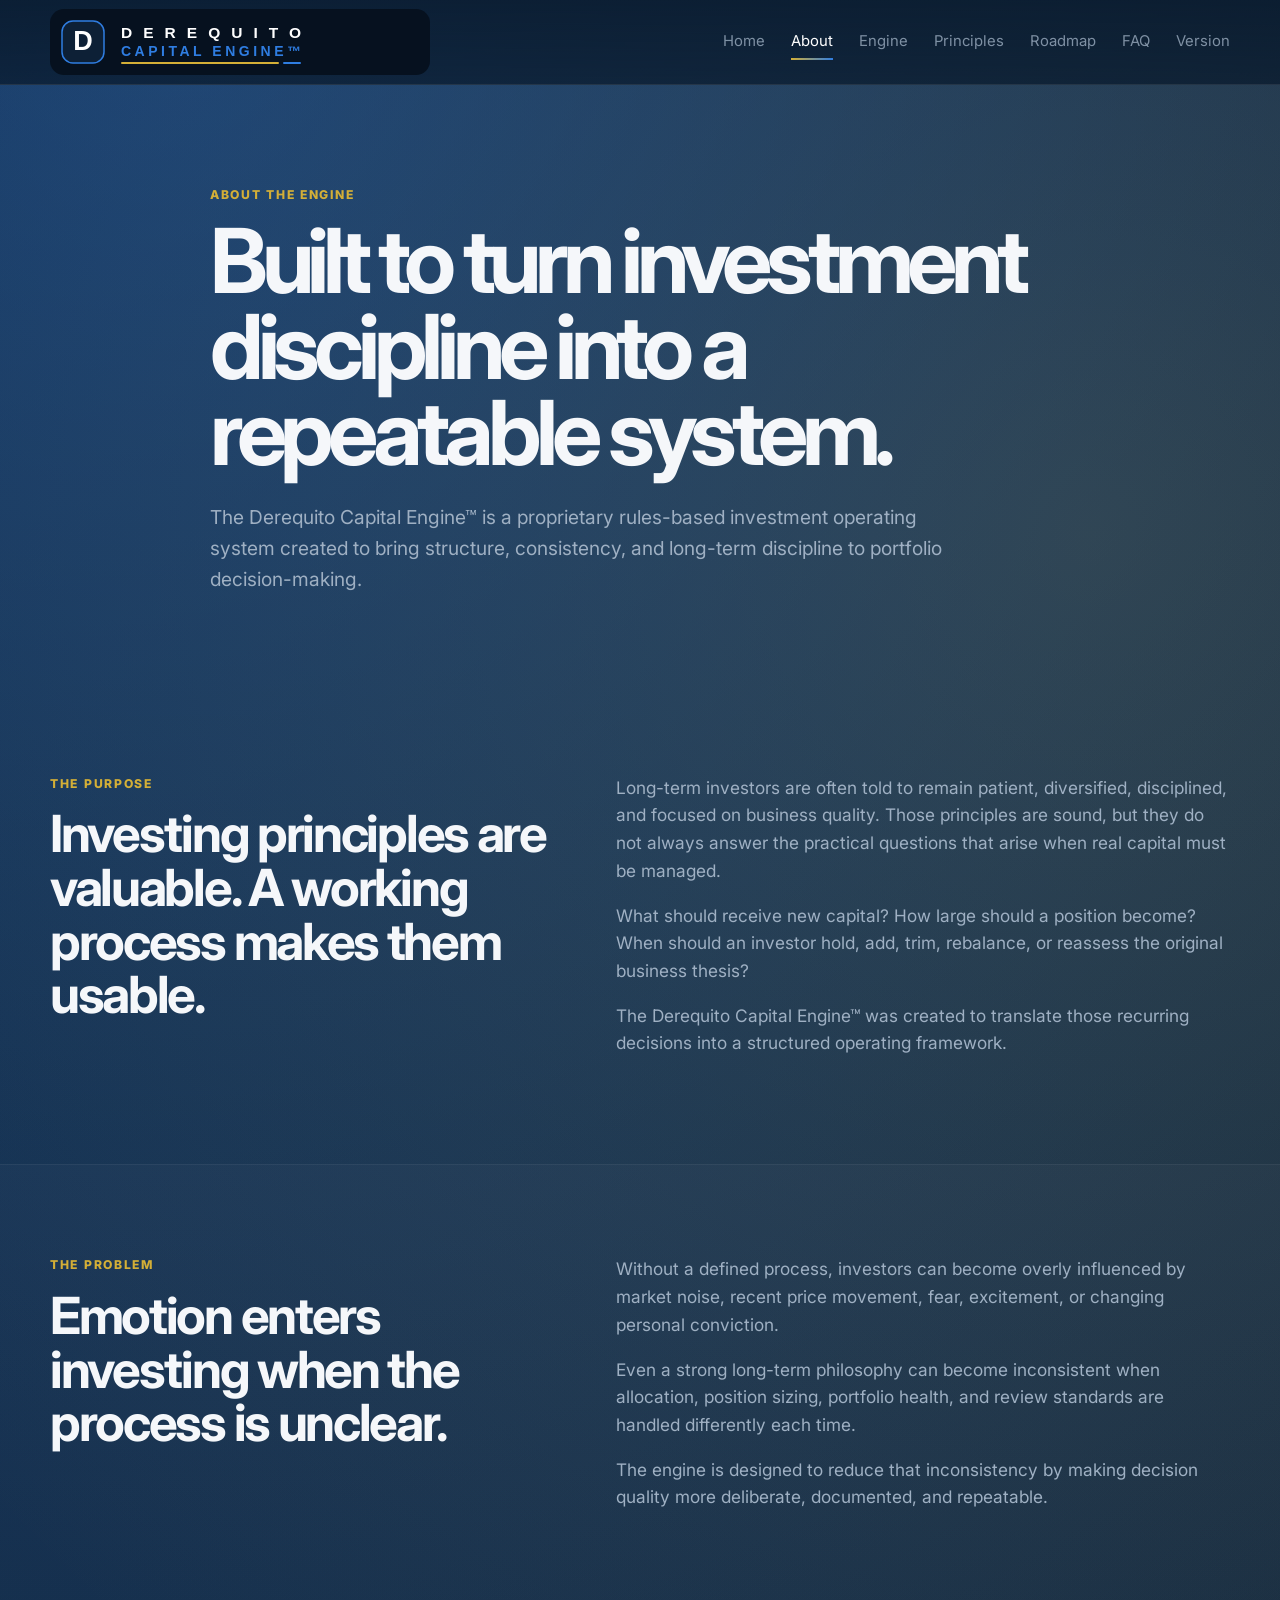
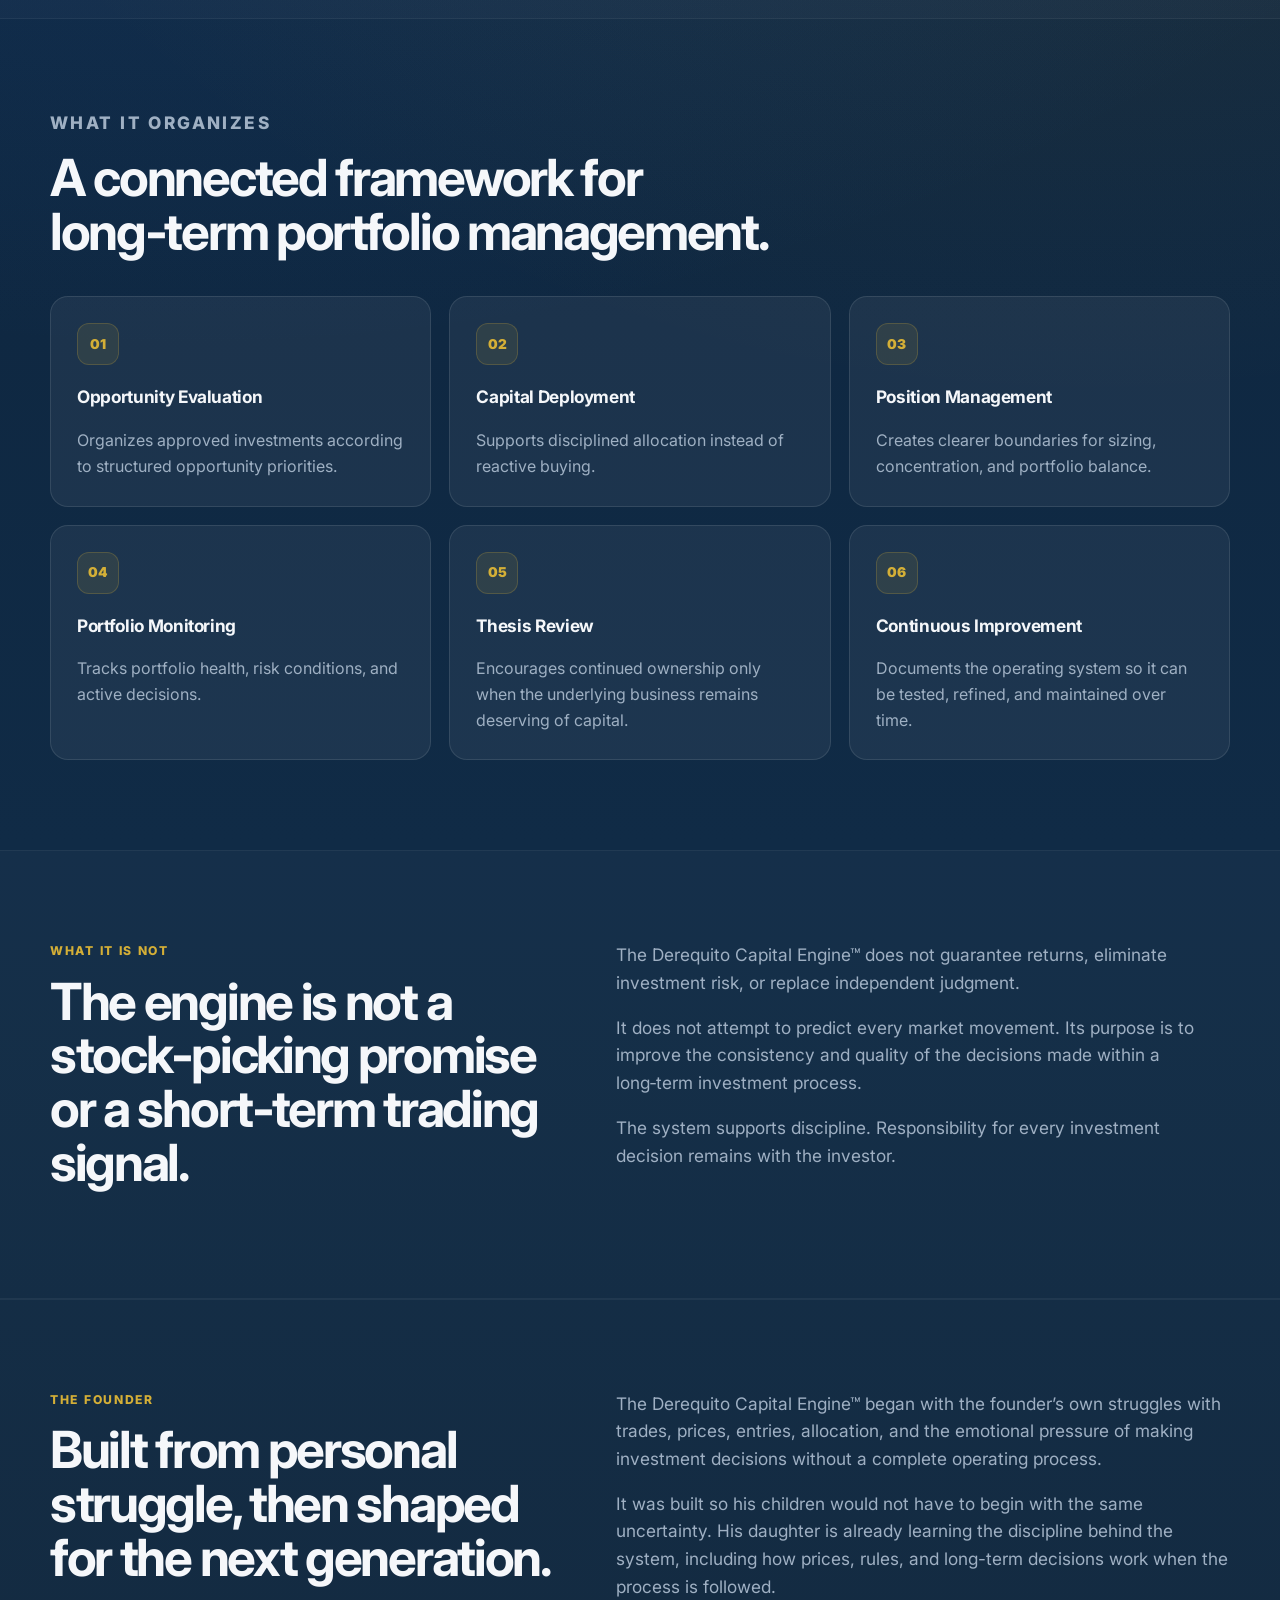
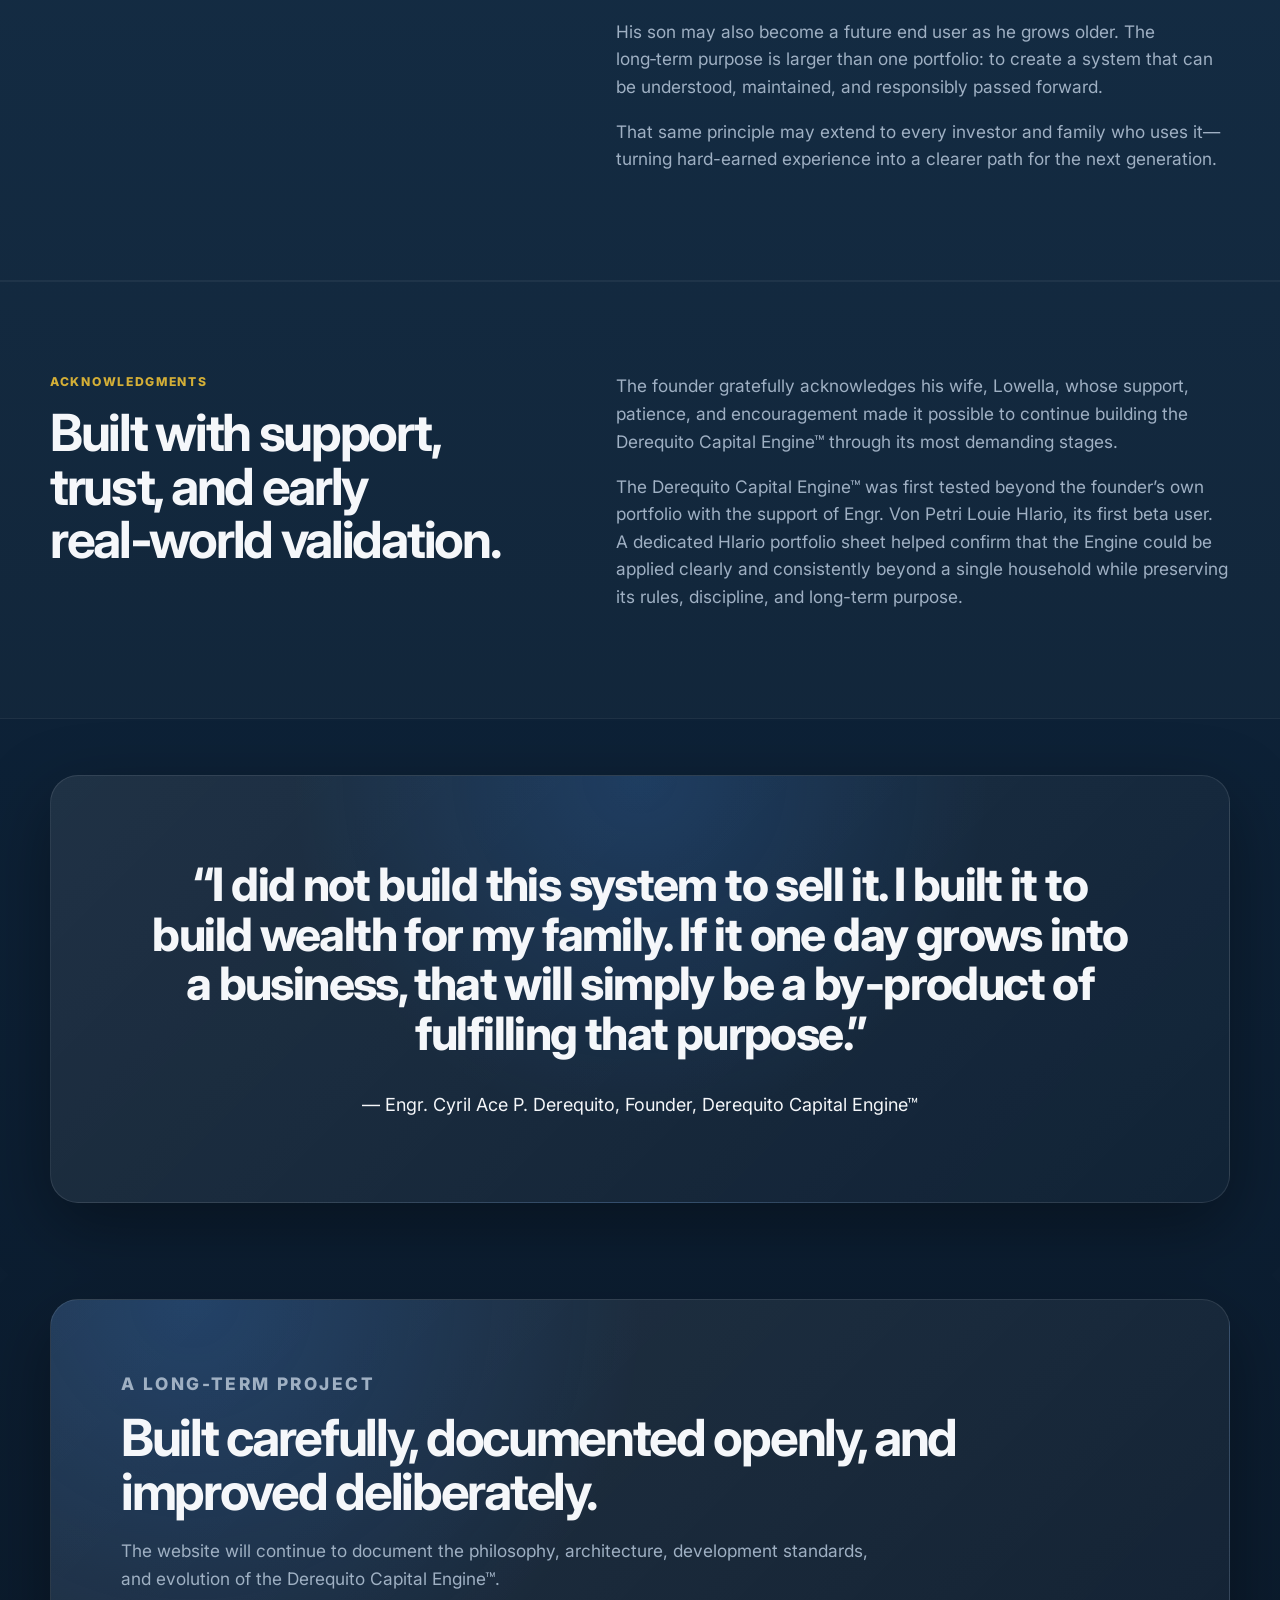
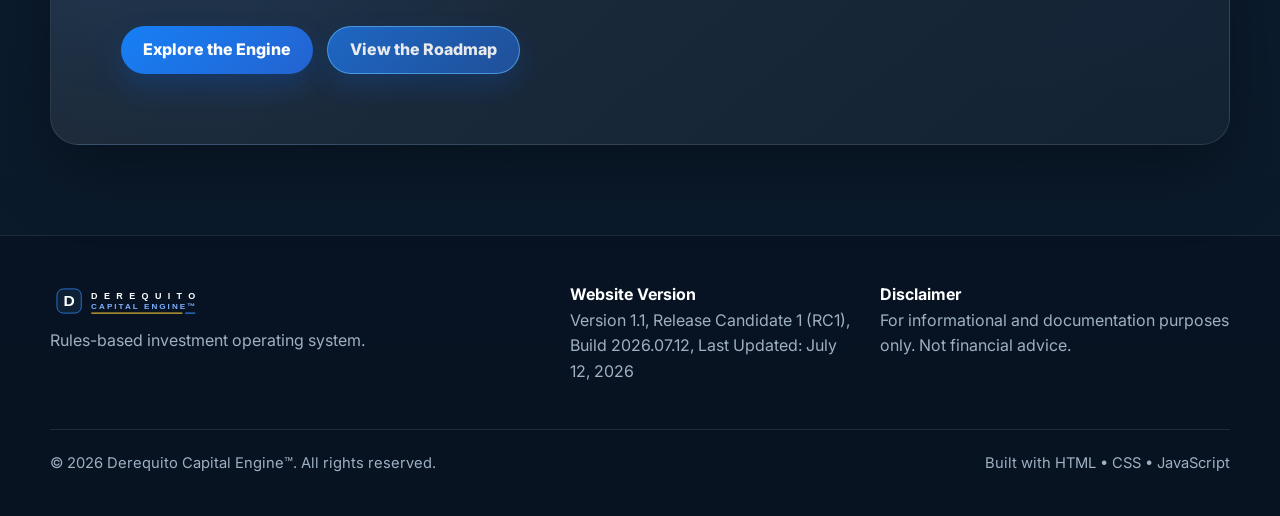
<file: pages/about.html>
<!DOCTYPE html>
<html lang="en">
<head>
  <meta charset="UTF-8" />
  <meta name="viewport" content="width=device-width, initial-scale=1.0" />

  <title>About | Derequito Capital Engine™</title>

  <meta
    name="description"
    content="Learn why the Derequito Capital Engine™ was created and how it brings discipline, structure, and repeatability to long-term investing."
  />

  <link rel="icon" href="../favicon.svg" type="image/svg+xml" />

  <link rel="preconnect" href="https://fonts.googleapis.com" />
  <link rel="preconnect" href="https://fonts.gstatic.com" crossorigin />

  <link
    href="https://fonts.googleapis.com/css2?family=Inter:wght@400;500;600;700;800&display=swap"
    rel="stylesheet"
  />

  <link rel="stylesheet" href="../styles.css" />
</head>

<body>
  <header class="site-header">
    <div class="container nav-shell">
      <a
        class="brand"
        href="../index.html"
        aria-label="Derequito Capital Engine home"
      >
        <img
          src="../assets/brand/logo-primary.svg"
          alt="Derequito Capital Engine logo"
        />
      </a>

      <button
        class="nav-toggle"
        type="button"
        aria-label="Toggle navigation"
        aria-expanded="false"
      >
        <span></span>
        <span></span>
        <span></span>
      </button>

      <nav class="site-nav" aria-label="Primary navigation">
        <a href="../index.html">Home</a>
        <a href="about.html" class="active" aria-current="page">About</a>
        <a href="../index.html#engine">Engine</a>
        <a href="../index.html#principles">Principles</a>
        <a href="../index.html#roadmap">Roadmap</a>
        <a href="../index.html#faq">FAQ</a>
        <a href="../index.html#version">Version</a>
      </nav>
    </div>
  </header>

  <main>
    <section class="page-hero section-reveal">
      <div class="container page-hero-content hero-animate hero-animate-1">
        <p class="eyebrow">About the Engine</p>

        <h1>
          Built to turn investment discipline into a repeatable system.
        </h1>

        <p class="page-intro">
          The Derequito Capital Engine™ is a proprietary rules-based
          investment operating system created to bring structure, consistency,
          and long-term discipline to portfolio decision-making.
        </p>
      </div>
    </section>

    <section class="section section-reveal">
      <div class="container split-grid">
        <div>
          <p class="eyebrow">The Purpose</p>

          <h2>
            Investing principles are valuable. A working process makes them
            usable.
          </h2>
        </div>

        <div class="copy-block">
          <p>
            Long-term investors are often told to remain patient, diversified,
            disciplined, and focused on business quality. Those principles are
            sound, but they do not always answer the practical questions that
            arise when real capital must be managed.
          </p>

          <p>
            What should receive new capital? How large should a position become?
            When should an investor hold, add, trim, rebalance, or reassess the
            original business thesis?
          </p>

          <p>
            The Derequito Capital Engine™ was created to translate those
            recurring decisions into a structured operating framework.
          </p>
        </div>
      </div>
    </section>

    <section class="section split-section section-reveal">
      <div class="container split-grid">
        <div>
          <p class="eyebrow">The Problem</p>

          <h2>
            Emotion enters investing when the process is unclear.
          </h2>
        </div>

        <div class="copy-block">
          <p>
            Without a defined process, investors can become overly influenced
            by market noise, recent price movement, fear, excitement, or
            changing personal conviction.
          </p>

          <p>
            Even a strong long-term philosophy can become inconsistent when
            allocation, position sizing, portfolio health, and review standards
            are handled differently each time.
          </p>

          <p>
            The engine is designed to reduce that inconsistency by making
            decision quality more deliberate, documented, and repeatable.
          </p>
        </div>
      </div>
    </section>

    <section class="section section-reveal">
      <div class="container">
        <div class="section-heading">
          <p class="eyebrow">What It Organizes</p>

          <h2>
            A connected framework for long&#8209;term portfolio management.
          </h2>
        </div>

        <div class="feature-grid">
          <article class="feature-card">
            <span class="feature-icon">01</span>
            <h3>Opportunity Evaluation</h3>
            <p>
              Organizes approved investments according to structured
              opportunity priorities.
            </p>
          </article>

          <article class="feature-card">
            <span class="feature-icon">02</span>
            <h3>Capital Deployment</h3>
            <p>
              Supports disciplined allocation instead of reactive buying.
            </p>
          </article>

          <article class="feature-card">
            <span class="feature-icon">03</span>
            <h3>Position Management</h3>
            <p>
              Creates clearer boundaries for sizing, concentration, and
              portfolio balance.
            </p>
          </article>

          <article class="feature-card">
            <span class="feature-icon">04</span>
            <h3>Portfolio Monitoring</h3>
            <p>
              Tracks portfolio health, risk conditions, and active decisions.
            </p>
          </article>

          <article class="feature-card">
            <span class="feature-icon">05</span>
            <h3>Thesis Review</h3>
            <p>
              Encourages continued ownership only when the underlying business
              remains deserving of capital.
            </p>
          </article>

          <article class="feature-card">
            <span class="feature-icon">06</span>
            <h3>Continuous Improvement</h3>
            <p>
              Documents the operating system so it can be tested, refined, and
              maintained over time.
            </p>
          </article>
        </div>
      </div>
    </section>

    <section class="section split-section section-reveal">
      <div class="container split-grid">
        <div>
          <p class="eyebrow">What It Is Not</p>

          <h2>
            The engine is not a stock&#8209;picking promise or a short&#8209;term trading
            signal.
          </h2>
        </div>

        <div class="copy-block">
          <p>
            The Derequito Capital Engine™ does not guarantee returns, eliminate
            investment risk, or replace independent judgment.
          </p>

          <p>
            It does not attempt to predict every market movement. Its purpose is
            to improve the consistency and quality of the decisions made within
            a long&#8209;term investment process.
          </p>

          <p>
            The system supports discipline. Responsibility for every investment
            decision remains with the investor.
          </p>
        </div>
      </div>
    </section>
<section class="section split-section section-reveal">
  <div class="container split-grid">
    <div>
      <p class="eyebrow">The Founder</p>

      <h2>
        Built from personal struggle, then shaped for the next generation.
      </h2>
    </div>

    <div class="copy-block">
      <p>
        The Derequito Capital Engine™ began with the founder’s own struggles
        with trades, prices, entries, allocation, and the emotional pressure
        of making investment decisions without a complete operating process.
      </p>

      <p>
  It was built so his children would not have to begin with the same
  uncertainty. His daughter is already learning the discipline behind the
  system, including how prices, rules, and long-term decisions work when the
  process is followed.
</p>

      <p>
  His son may also become a future end user as he grows older. The long&#8209;term purpose is larger than one portfolio: to create a system that can be
  understood, maintained, and responsibly passed forward.
</p>

      <p>
        That same principle may extend to every investor and family who uses
        it—turning hard-earned experience into a clearer path for the next
        generation.
      </p>
    </div>
  </div>
</section>
<section class="section split-section section-reveal">
  <div class="container split-grid">
    <div>
      <p class="eyebrow">Acknowledgments</p>

      <h2>
        Built with support, trust, and early real&#8209;world validation.
      </h2>
    </div>

    <div class="copy-block">
      <p>
        The founder gratefully acknowledges his wife, Lowella, whose support,
        patience, and encouragement made it possible to continue building
        the Derequito Capital Engine™ through its most demanding stages.
      </p>

      <p>
        The Derequito Capital Engine™ was first tested beyond the founder’s
        own portfolio with the support of Engr. Von Petri Louie Hlario, its
        first beta user. A dedicated Hlario portfolio sheet helped confirm
        that the Engine could be applied clearly and consistently beyond a
        single household while preserving its rules, discipline, and
        long-term purpose.
      </p>
    </div>
  </div>
</section>
<section class="section founder-quote-section section-reveal">
  <div class="container">
    <blockquote class="founder-quote">
      <p>
        “I did not build this system to sell it. I built it to build wealth
        for my family. If it one day grows into a business, that will simply
        be a by&#8209;product of fulfilling that purpose.”
      </p>

      <footer>
        — Engr. Cyril Ace P. Derequito, Founder, Derequito Capital Engine™
      </footer>
    </blockquote>
  </div>
</section>
    <section class="section cta-section section-reveal">
      <div class="container cta-card">
        <p class="eyebrow">A Long-Term Project</p>

        <h2>
          Built carefully, documented openly, and improved deliberately.
        </h2>

        <p>
          The website will continue to document the philosophy, architecture,
          development standards, and evolution of the Derequito Capital
          Engine™.
        </p>

        <div class="hero-actions">
          <a class="btn btn-primary" href="../index.html#engine">
            Explore the Engine
          </a>

          <a class="btn btn-secondary" href="../index.html#roadmap">
            View the Roadmap
          </a>
        </div>
      </div>
    </section>
  </main>

  <footer id="footer" class="site-footer">
    <div class="container footer-grid">
      <div>
        <img
          src="../assets/brand/logo-light.svg"
          alt="Derequito Capital Engine logo"
          class="footer-logo"
        />

        <p>Rules-based investment operating system.</p>
      </div>

      <div>
        <strong>Website Version</strong>
        <p>Version 1.1, Release Candidate 1 (RC1), Build 2026.07.12, Last Updated: July 12, 2026</p>
      </div>

      <div>
        <strong>Disclaimer</strong>
        <p>
          For informational and documentation purposes only. Not financial
          advice.
        </p>
      </div>
    </div>

    <div class="container footer-bottom">
      <p>© 2026 Derequito Capital Engine™. All rights reserved.</p>
      <p>Built with HTML • CSS • JavaScript</p>
    </div>
  </footer>

  <script src="../script.js"></script>
</body>
</html>
</file>
<file: styles.css>
/* Derequito Capital Engine™ Website v1.1 RC1 */

:root {
  --navy-950: #06111f;
  --navy-900: #081625;
  --navy-800: #0d2036;
  --navy-700: #132b46;
  --engine-blue: #2f7de1;
  --engine-blue-soft: #7db3ff;
  --engine-gold: #d4af37;
  --white: #ffffff;
  --text: #f5f7fa;
  --muted: #9fb0c3;
  --line: rgba(255,255,255,.10);
  --surface: rgba(255,255,255,.055);
  --surface-strong: rgba(255,255,255,.085);
  --shadow: 0 24px 70px rgba(0,0,0,.35);
  --radius-lg: 28px;
  --radius-md: 18px;
  --radius-sm: 12px;
  --max-width: 1180px;
}

* { box-sizing: border-box; }

html {
  scroll-behavior: smooth;
  scroll-padding-top: 110px;
}
section[id] {
  scroll-margin-top: 90px;
}
#website-version {
  scroll-margin-top: 110px;
}
html {
  background-color: #0b1d33;
}
body {
  margin: 0;
  font-family: Inter, system-ui, -apple-system, BlinkMacSystemFont, "Segoe UI", sans-serif;
  color: var(--text);
  background:
    radial-gradient(circle at 15% 0%, rgba(47,125,225,.38), transparent 36%),
    radial-gradient(circle at 85% 10%, rgba(212,175,55,.18), transparent 30%),
    linear-gradient(180deg, #0b1d33, #102b46 46%, #0a1828);
  line-height: 1.6;
}

body.nav-open {
  overflow: hidden;
}

a {
  color: inherit;
}

.container {
  width: min(100% - 40px, var(--max-width));
  margin: 0 auto;
}

.site-header {
  position: sticky;
  top: 0;
  z-index: 100;
  background: linear-gradient(
    180deg,
    rgba(9,26,45,.88),
    rgba(9,26,45,.74)
);
  backdrop-filter: blur(18px);
  border-bottom: 1px solid var(--line);
}

.nav-shell {
  min-height: 84px;
  display: flex;
  align-items: center;
  justify-content: space-between;
  gap: 24px;
}

.brand img {
  display: block;
  width: 380px;
  max-width: 60vw;
  height: auto;
}

.site-nav {
  display: flex;
  align-items: center;
  gap: 26px;
  font-size: .93rem;
  color: var(--muted);
}

.site-nav a {
  text-decoration: none;
  opacity: .78;
  transition: color .25s ease, opacity .25s ease;
  position: relative;
}

.site-nav a:hover,
.site-nav a:focus,
.site-nav a.active {
  color: var(--white);
  opacity: 1;
}
.site-nav a::after {
    content: "";
    position: absolute;
    left: 0;
    bottom: -6px;
    width: 100%;
    height: 2px;
    background: linear-gradient(
    90deg,
    var(--engine-gold),
    var(--engine-blue)
);
    transform: scaleX(0);
    transform-origin: center;
    transition:
    transform .42s cubic-bezier(.22,.61,.36,1),
    opacity .42s ease;
}

.site-nav a:hover::after,
.site-nav a:focus::after,
.site-nav a.active::after {
  transform: scaleX(1);
}
.nav-toggle {
  display: none;
  width: 42px;
  height: 42px;
  border: 1px solid var(--line);
  border-radius: 12px;
  background: rgba(255,255,255,.04);
  cursor: pointer;
}

.nav-toggle span {
  display: block;
  width: 18px;
  height: 2px;
  margin: 4px auto;
  background: var(--white);
  border-radius: 99px;
}

.hero {
    position: relative;
    padding: 112px 0 92px;
    overflow: hidden;
}
.hero::before {
    content: "";
    position: absolute;
    width: 760px;
    height: 760px;
    left: -180px;
    top: -220px;
    border-radius: 50%;
    background: radial-gradient(
        circle,
        rgba(47,125,225,.34),
        rgba(47,125,225,.10) 42%,
        transparent 72%
    );
    filter: blur(18px);
    pointer-events: none;
}
.hero-grid {
  display: grid;
  grid-template-columns: minmax(0, 1.15fr) minmax(340px, .85fr);
  gap: 72px;
  align-items: center;
}

.eyebrow {
  margin: 0 0 14px;
  color: var(--engine-gold);
  text-transform: uppercase;
  letter-spacing: .14em;
  font-weight: 800;
  font-size: .76rem;
}

h1, h2, h3, p {
  margin-top: 0;
}

h1 {
  font-size: clamp(3rem, 7vw, 5.8rem);
  line-height: .96;
  letter-spacing: -.07em;
  margin-bottom: 26px;
}

h2 {
  font-size: clamp(2rem, 4vw, 3.25rem);
  line-height: 1.05;
  letter-spacing: -.045em;
  margin-bottom: 18px;
}

h3 {
  font-size: 1.08rem;
  letter-spacing: -.02em;
}

.hero-text,
.section-heading p,
.copy-block p,
.cta-card p {
  color: var(--muted);
  font-size: 1.08rem;
}

.hero-text {
  max-width: 690px;
}

.hero-actions {
  display: flex;
  flex-wrap: wrap;
  gap: 14px;
  margin-top: 34px;
}
.hero-actions .btn {
  min-width: 180px;
  justify-content: center;
  text-align: center;
}
.btn {
  display: inline-flex;
  align-items: center;
  justify-content: center;
  min-height: 48px;
  padding: 0 22px;
  border-radius: 999px;
  text-decoration: none;
  font-weight: 800;
  transition: transform .22s ease, box-shadow .22s ease, border-color .22s ease;
}

.btn:hover {
  transform: translateY(-2px);
}

.btn-primary {
  background: linear-gradient(135deg, var(--engine-blue), #145cbb);
  color: white;
  box-shadow:
    0 14px 34px rgba(47,125,225,.32),
    0 0 18px rgba(47,125,225,.20);
}
.btn-primary:hover {
    transform: translateY(-3px);

    box-shadow:
        0 18px 42px rgba(47,125,225,.42),
        0 0 28px rgba(47,125,225,.30);
}
.btn-secondary {
  border: 1px solid rgba(255,255,255,.18);
  color: var(--white);
  background: rgba(255,255,255,.035);
}

.btn-secondary:hover {
    transform: translateY(-3px);
    border-color: rgba(255,255,255,.42);
    background: rgba(255,255,255,.07);
    box-shadow: 0 12px 28px rgba(0,0,0,.18);
}

.engine-panel {
  position: relative;
  padding: 26px;
  border: 1px solid var(--line);
  border-radius: var(--radius-lg);
  background:
    linear-gradient(180deg, rgba(255,255,255,.13), rgba(255,255,255,.055)),
    linear-gradient(135deg, rgba(47,125,225,.26), rgba(212,175,55,.10));
  box-shadow:
    0 18px 50px rgba(0,0,0,.35),
    0 0 40px rgba(47,125,225,.18),
    inset 0 1px 0 rgba(255,255,255,.12);
    transition:
    transform .45s cubic-bezier(.22,.61,.36,1),
    box-shadow .45s ease;
  overflow: hidden;
}
.engine-panel:hover {
    transform: translateY(-6px);

    box-shadow:
        0 28px 70px rgba(0,0,0,.42),
        0 0 60px rgba(47,125,225,.24),
        inset 0 1px 0 rgba(255,255,255,.14);
}
.engine-panel::before {
  content: "";
  position: absolute;
  inset: 0;
  background-image:
    linear-gradient(rgba(255,255,255,.055) 1px, transparent 1px),
    linear-gradient(90deg, rgba(255,255,255,.055) 1px, transparent 1px);
  background-size: 36px 36px;
  mask-image: linear-gradient(180deg, black, transparent 82%);
  pointer-events: none;
}

.panel-topline,
.signal-card,
.metrics-grid,
.progress-line {
  position: relative;
}

.panel-topline {
  display: flex;
  justify-content: space-between;
  color: var(--muted);
  margin-bottom: 24px;
}

.panel-topline strong {
  color: var(--engine-gold);
}

.signal-card {
  padding: 28px;
  border-radius: var(--radius-md);
  background: rgba(6,17,31,.62);
  border: 1px solid var(--line);
  margin-bottom: 16px;
}

.signal-label,
.metrics-grid span {
  display: block;
  color: var(--muted);
  font-size: .78rem;
  text-transform: uppercase;
  letter-spacing: .1em;
}

.signal-card strong {
  display: block;
  font-size: 2.1rem;
  letter-spacing: -.05em;
}

.metrics-grid {
  display: grid;
  grid-template-columns: 1fr 1fr;
  gap: 12px;
}

.metrics-grid div {
  padding: 16px;
  border-radius: var(--radius-sm);
  background: rgba(255,255,255,.055);
  border: 1px solid rgba(255,255,255,.07);
}

.metrics-grid strong {
  display: block;
  margin-top: 4px;
}

.progress-line {
  margin-top: 22px;
  height: 6px;
  background: rgba(255,255,255,.10);
  border-radius: 999px;
  overflow: hidden;
}

.progress-line span {
  display: block;
  width: 100%;
  height: 100%;
  background: linear-gradient(90deg, var(--engine-blue), var(--engine-gold));
  border-radius: inherit;
}

.section {
  scroll-margin-top: 88px;
  padding: 90px 0;
}
.engine-section {
  padding-top: 30px;
}
.section-heading {
  max-width: 780px;
  margin-bottom: 38px;
}


#private-access .section-heading {
  max-width: none;
}

#private-access .section-heading .eyebrow,
#private-access .section-heading h2 {
  max-width: 780px;
}

#private-access .section-heading > p:last-child {
  max-width: none;
}
#see-the-engine .section-heading {
  max-width: none;
}

#see-the-engine .section-heading .eyebrow,
#see-the-engine .section-heading h2 {
  max-width: 780px;
}

#see-the-engine .section-heading > p:last-child {
  max-width: none;
}
.feature-grid {
  display: grid;
  grid-template-columns: repeat(3, minmax(0, 1fr));
  gap: 18px;
}
.clean-start-gallery {
  margin-top: 56px;
}

.clean-start-grid {
  display: grid;
  grid-template-columns: repeat(2, minmax(0, 1fr));
  gap: 22px;
}

.clean-start-card {
  margin: 0 0 28px;
  padding: 14px;
  border: 1px solid var(--line);
  border-radius: var(--radius-md);
  background: var(--surface);
  overflow: hidden;
}

.clean-start-card-featured {
  grid-column: 1 / -1;
}

.clean-start-card img {
  display: block;
  width: 100%;
  height: auto;
  max-height: none;
  object-fit: contain;
  border-radius: 12px;
  background: #ffffff;
}
@media (min-width: 721px) {
  .clean-start-card-paired img {
    height: 220px;
    object-fit: contain;
  }
}

@media (max-width: 720px) {
  #see-the-engine .clean-start-card.clean-start-card-paired > img {
    width: 100%;
    height: 118px !important;
    min-height: 118px;
    max-height: 118px;
    object-fit: contain;
  }
}

.clean-start-card figcaption {
  margin-top: 14px;
  padding: 0 4px 4px;
  color: var(--muted);
}

.clean-start-card figcaption strong {
  display: block;
  min-height: 28px;
  margin-bottom: 6px;
  color: var(--text);
}
.feature-card {
  padding: 26px;
  border-radius: var(--radius-md);
  background: var(--surface);
  border: 1px solid var(--line);
  transition: transform .22s ease, background .22s ease, border-color .22s ease;
}

.feature-card:hover {
  transform: translateY(-5px);
  background: var(--surface-strong);
  border-color: rgba(47,125,225,.42);
}

.feature-card p {
  color: var(--muted);
  margin-bottom: 0;
}

.feature-icon {
  display: inline-flex;
  align-items: center;
  justify-content: center;
  width: 42px;
  height: 42px;
  margin-bottom: 18px;
  border-radius: 12px;
  color: var(--engine-gold);
  background: rgba(212,175,55,.10);
  border: 1px solid rgba(212,175,55,.22);
  font-weight: 900;
  font-size: .85rem;
}

.split-section {
  border-top: 1px solid rgba(255, 255, 255, 0.05);
border-bottom: 1px solid rgba(255, 255, 255, 0.05);
  background: rgba(255,255,255,.025);
}
#principles.split-section {
  background: transparent;
  border-top: none;
  border-bottom: none;
}
.split-grid {
  display: grid;
  grid-template-columns: .9fr 1.1fr;
  gap: 64px;
}

.copy-block {
  max-width: 680px;
}
/* Who the Engine Is For */
.audience-grid {
  display: grid;
  grid-template-columns: repeat(2, minmax(0, 1fr));
  gap: 22px;
  margin-top: 32px;
}
#who-it-is-for .section-heading {
  max-width: none;
}

#who-it-is-for .section-heading h2 {
  max-width: 760px;
}

#who-it-is-for .section-heading > p:last-child {
  width: 100%;
  max-width: none;
}
.audience-card {
  padding: 28px;
  border: 1px solid var(--line);
  border-radius: var(--radius-md);
  background: var(--surface);
}

.audience-card h3 {
  margin: 8px 0 18px;
}

.audience-card-positive {
  box-shadow: inset 0 3px 0 rgba(47, 125, 225, 0.72);
}

.audience-card-negative {
  box-shadow: inset 0 3px 0 rgba(223, 185, 59, 0.72);
}

.audience-list {
  display: grid;
  gap: 13px;
  margin: 0;
  padding: 0;
  list-style: none;
}

.audience-list li {
  position: relative;
  padding-left: 22px;
  color: var(--muted);
  line-height: 1.65;
}

.audience-list li::before {
  content: "";
  position: absolute;
  top: 0.68em;
  left: 0;
  width: 8px;
  height: 8px;
  border-radius: 50%;
  background: var(--engine-blue-soft);
}

.audience-card-negative .audience-list li::before {
  background: #dfb93b;
}
.timeline {
  display: grid;
  gap: 14px;
}

.timeline-item {
  position: relative;
  padding: 22px 24px 22px 92px;
  border-radius: var(--radius-md);
  background: var(--surface);
  border: 1px solid var(--line);
}

.timeline-item span {
  display: block;
  margin-bottom: 10px;
  color: var(--engine-blue-soft);
  font-weight: 800;
}

.timeline-item.complete span {
  color: var(--engine-gold);
}

.timeline-item.active {
  border-color: rgba(47,125,225,.45);
  background: linear-gradient(135deg, rgba(47,125,225,.14), rgba(255,255,255,.045));
}

.timeline-item p {
  margin-bottom: 0;
  color: var(--muted);
}

.cta-section {
  padding-top: 40px;
}

.cta-card {
  padding: clamp(32px, 7vw, 70px);
  border-radius: var(--radius-lg);
  background:
    radial-gradient(circle at 12% 0%, rgba(47,125,225,.24), transparent 40%),
    linear-gradient(135deg, rgba(255,255,255,.09), rgba(255,255,255,.035));
  border: 1px solid var(--line);
  box-shadow: var(--shadow);
}

.cta-card p {
  max-width: 760px;
}
.founder-quote-section {
  padding-top: 56px;
  padding-bottom: 56px;
}

.founder-quote {
  margin: 0;
  padding: clamp(36px, 7vw, 84px);
  border: 1px solid var(--line);
  border-radius: var(--radius-lg);
  background:
    radial-gradient(circle at 50% 0%, rgba(47,125,225,.20), transparent 48%),
    linear-gradient(135deg, rgba(255,255,255,.08), rgba(255,255,255,.025));
  box-shadow: var(--shadow);
  text-align: center;
}

.founder-quote p {
  max-width: 980px;
  margin: 0 auto;
  font-size: clamp(26px, 3.8vw, 46px);
  line-height: 1.08;
  font-weight: 750;
  letter-spacing: -0.035em;
}

.founder-quote footer {
  margin-top: 32px;
  font-size: clamp(14px, 1.7vw, 18px);
  line-height: 1.5;
  font-style: normal;
  color: var(--text-muted);
}
.site-footer {
  border-top: 1px solid var(--line);
  padding: 46px 0 26px;
  color: var(--muted);
  background: rgba(6,17,31,.72);
}

.footer-grid {
  display: grid;
  grid-template-columns: 1.4fr .8fr 1fr;
  gap: 30px;
}

.footer-logo {
  width: 220px;
  max-width: 100%;
}

.site-footer strong {
  color: var(--white);
}

.footer-bottom {
  display: flex;
  justify-content: space-between;
  gap: 18px;
  border-top: 1px solid var(--line);
  margin-top: 28px;
  padding-top: 22px;
  font-size: .92rem;
}

.section-reveal {
  opacity: 0;
  transform: translateY(18px);
  transition: opacity .7s ease, transform .7s ease;
}

.section-reveal.is-visible {
  opacity: 1;
  transform: translateY(0);
}

@media (prefers-reduced-motion: reduce) {
  html { scroll-behavior: auto; }
  *, *::before, *::after {
    animation-duration: .01ms !important;
    animation-iteration-count: 1 !important;
    transition-duration: .01ms !important;
  }
  .section-reveal {
  opacity: 1;
  transform: none;
}

.brand {
  transform: none !important;
}
}

@media (max-width: 1100px) {
  .nav-shell {
    padding-right: 18px;
  }
  .engine-panel {
  width: min(100%, 620px);
  max-width: 620px;
  margin-inline: auto;
}
  .hero-grid,
  .split-grid,
  .footer-grid {
    grid-template-columns: 1fr;
  }
.audience-grid {
    grid-template-columns: 1fr;
  }
  .hero {
    padding-top: 78px;
  }

  .feature-grid {
  grid-template-columns: 1fr;
}
.page-hero-content,
.copy-block,
.section-heading,
.page-section .container > p {
  max-width: none;
  width: 100%;
}

.page-hero-content p,
.copy-block p {
  max-width: none;
}
  .engine-panel {
    max-width: 560px;
  }
}
/* ---------- Page Layout ---------- */

.page-hero {
  padding: 100px 0 70px;
}

.page-hero-content {
  max-width: 860px;
}

.page-intro {
  font-size: 1.2rem;
  color: var(--muted);
  max-width: 760px;
}
@media (max-width: 720px) {
  .container {
    width: min(100% - 28px, var(--max-width));
  }
  .page-hero-content,
.copy-block,
.section-heading,
.page-section .container > p,
.page-hero-content p,
.copy-block p {
  max-width: none;
  width: 100%;
}
.hero-actions {
  display: grid;
  grid-template-columns: 1fr;
  gap: 14px;
}

.hero-actions .btn {
  width: 100%;
  justify-content: center;
  text-align: center;
}
  .nav-toggle {
    display: block;
  }

  .site-nav {
    position: fixed;
    top: 78px;
    left: 14px;
    right: 14px;
    display: none;
    flex-direction: column;
    align-items: stretch;
    gap: 0;
    padding: 12px;
    border-radius: 18px;
    background: rgba(8,22,37,.96);
    border: 1px solid var(--line);
    box-shadow: var(--shadow);
  }

  .site-nav.is-open {
    display: flex;
  }

  .site-nav a {
    padding: 11px 14px;
  }


  .hero {
    padding: 66px 0 60px;
  }

  h1 {
    font-size: clamp(2.55rem, 15vw, 4.4rem);
  }

  .feature-grid {
    grid-template-columns: 1fr;
  }

  .timeline-item {
    padding-left: 24px;
  }

  .timeline-item span {
    position: static;
    display: block;
    margin-bottom: 8px;
  }

  .footer-bottom {
    flex-direction: column;
  }
}
/* ---------- Hero Entrance Animation ---------- */

.hero-animate{
    opacity:0;
    transform:translateY(24px);
    animation:heroFade .8s cubic-bezier(.22,.61,.36,1) forwards;
}

.hero-animate-1{
    animation-delay:.15s;
}

.hero-animate-2{
    animation-delay:.35s;
}

@keyframes heroFade{

    from{
        opacity:0;
        transform:translateY(24px);
    }

    to{
        opacity:1;
        transform:translateY(0);
    }

}
/* Preserve Engine panel hover after entrance animation */

.engine-panel.hero-animate {
  transform: none;
  animation-name: enginePanelFade;
}

@keyframes enginePanelFade {
  from {
    opacity: 0;
  }

  to {
    opacity: 1;
  }
}
.engine-panel.hero-animate:hover {
  transform: translateY(-6px);
}


.engine-showcase-card img {
  max-width: 100%;
  object-fit: contain;
}
.engine-showcase-card img {
  width: 100%;
  aspect-ratio: 16 / 9;
  object-fit: contain;
  background: rgba(255, 255, 255, .96);
}
.engine-showcase-card--featured {
  grid-column: auto;
}

.engine-showcase-card img {
  width: 100%;
  aspect-ratio: 16 / 9;
  object-fit: contain;
  background: rgba(255, 255, 255, .96);
}
.engine-sample-note {
  max-width: none;
  margin-top: 18px;
  padding: 18px 22px;
  background: rgba(255, 255, 255, 0.05);
  border: 1px solid rgba(120, 160, 255, 0.18);
  border-radius: 22px;
  color: var(--muted);
  box-shadow: 0 10px 24px rgba(0, 0, 0, 0.18);
}
/* Engine showcase: consistent tablet and desktop sizing */
.engine-showcase {
  grid-template-columns: 1fr;
}

.engine-showcase-card,
.engine-showcase-card--featured {
  width: 100%;
  min-width: 0;
  grid-column: auto;
}

.engine-showcase-card img {
  display: block;
  width: 100%;
  max-width: 100%;
  aspect-ratio: 16 / 9;
  object-fit: contain;
}
engine-showcase-card img.deployment-detail-image {
  aspect-ratio: auto;
  height: auto;
  max-height: none;
  object-fit: contain;
}
@media (min-width: 1100px) {
  .engine-showcase {
    grid-template-columns: repeat(2, minmax(0, 1fr));
  }
}
.brand {
  transition:
    transform 180ms ease,
    filter 180ms ease;
}

.brand:hover,
.brand:focus-visible {
  transform: translateY(-1px);
  filter:
    brightness(1.08)
    drop-shadow(0 0 10px rgba(72, 137, 255, 0.35));
}
.site-nav:hover a.active:not(:hover)::after {
  transform: scaleX(0);
}
.engine-clarity-card {
  max-width: none;
  margin: 28px 0 36px;
  padding: 24px 26px;
  border: 1px solid rgba(120, 160, 255, 0.2);
  border-radius: 22px;
  background: rgba(255, 255, 255, 0.045);
  box-shadow:
    0 16px 34px rgba(0, 0, 0, 0.18),
    inset 0 1px 0 rgba(255, 255, 255, 0.07);
}

.engine-clarity-card p {
  margin: 0;
  max-width: none;
  color: var(--muted);
  line-height: 1.75;
}

.engine-clarity-card p + p {
  margin-top: 14px;
}

.engine-clarity-card p:first-child {
  color: var(--text);
  font-weight: 650;
}
.engine-example {
  padding-top: 14px;
  border-top: 1px solid rgba(255, 255, 255, 0.1);
}
.engine-panel-link {
  display: inline-block;
  margin-top: 14px;
  font-weight: 650;
  text-decoration: none;
}
.engine-panel-link:hover,
.engine-panel-link:focus-visible {
  text-decoration: underline;
  text-underline-offset: 4px;
}
.faq-list {
  display: grid;
  gap: 14px;
  margin-top: 28px;
}

.faq-list details {
  border: 1px solid var(--line);
  border-radius: 18px;
  background: var(--surface);
  padding: 18px 20px;
}

.faq-list summary {
  cursor: pointer;
  font-weight: 750;
  color: var(--text);
}

.faq-list summary::marker {
  color: var(--engine-blue-soft);
}

.faq-list details[open] summary {
  margin-bottom: 12px;
}

.faq-list p {
  margin: 0;
  color: var(--muted);
  line-height: 1.7;
}
/* Technical framework flow */

.technical-framework-flow {
  display: grid;
  grid-template-columns:
    minmax(140px, 1fr)
    auto
    minmax(160px, 1fr)
    auto
    minmax(160px, 1fr)
    auto
    minmax(160px, 1fr)
    auto
    minmax(120px, 0.8fr);
  gap: 12px;
  align-items: center;
  margin-top: 34px;
}

.technical-flow-step {
  min-height: 90px;
  display: flex;
  align-items: center;
  justify-content: center;
  padding: 16px;
  border: 1px solid rgba(103, 186, 255, 0.22);
  border-radius: 16px;
  background: rgba(15, 42, 66, 0.72);
  color: #f2f8fd;
  text-align: center;
  font-weight: 700;
  line-height: 1.35;
}

.technical-flow-arrow {
  color: #67baff;
  font-size: 1.35rem;
  font-weight: 900;
  text-align: center;
}

.technical-flow-final {
  border-color: rgba(245, 201, 78, 0.5);
  background: rgba(245, 201, 78, 0.1);
  color: #ffe28a;
}
/* Technical framework heading width */

#technical-framework .section-heading {
  max-width: 900px;
}

#technical-framework .section-intro {
  width: calc(100vw - 48px);
  max-width: 1120px;
}
#technical-framework .section-intro {
  margin-top: 22px;
}
.technical-framework-flow {
  margin-bottom: 40px;
}
#technical-framework .technical-framework-controls {
  margin-top: 0;
}
#technical-framework .technical-framework-controls {
  width: 100%;
  max-width: none;
  grid-column: 1 / -1;
  margin-top: 0;
}
.technical-framework-quote {
  margin: 30px 0 0;
  padding: 26px 30px;
  border: 1px solid rgba(245, 201, 78, 0.32);
  border-radius: 18px;
  background:
    linear-gradient(
      135deg,
      rgba(245, 201, 78, 0.11),
      rgba(16, 43, 68, 0.78)
    );
  color: #f8fbff;
  font-size: clamp(1.1rem, 1.8vw, 1.4rem);
  font-weight: 700;
  line-height: 1.5;
  text-align: center;
  box-shadow: 0 18px 42px rgba(0, 0, 0, 0.15);
}
.technical-feature-grid {
  display: grid;
  grid-template-columns: repeat(2, minmax(0, 1fr));
  gap: 12px;
}

.technical-feature-grid span {
  position: relative;
  padding: 13px 14px 13px 36px;
  border: 1px solid rgba(103, 186, 255, 0.18);
  border-radius: 12px;
  background: rgba(34, 91, 137, 0.16);
  color: #edf7ff;
  font-weight: 650;
  line-height: 1.35;
}

.technical-feature-grid span::before {
  content: "✓";
  position: absolute;
  left: 13px;
  color: #67baff;
  font-weight: 800;
}
.technical-state-badges {
  display: grid;
  grid-template-columns: repeat(4, max-content);
  gap: 10px;
  margin: 22px 0 24px;
}

.technical-state-badges span {
  display: flex;
  align-items: center;
  justify-content: center;
  min-height: 42px;
  padding: 9px 10px;
  border: 1px solid rgba(103, 186, 255, 0.25);
  border-radius: 999px;
  background: rgba(39, 103, 155, 0.2);
  color: #e8f6ff;
  font-size: 0.8rem;
  font-weight: 800;
  letter-spacing: 0.035em;
  text-align: center;
}
#technical-framework .technical-translation-card .technical-state-badges {
  display: grid;
  grid-template-columns: repeat(4, minmax(0, 1fr));
  gap: 10px;
  width: 100%;
  max-width: none;
  margin: 22px 0 24px;
}

#technical-framework .technical-translation-card .technical-state-badges span {
  display: flex;
  align-items: center;
  justify-content: center;
  width: 100%;
  min-width: 0;
  min-height: 42px;
  box-sizing: border-box;
  padding: 9px 8px;
  text-align: center;
}
/* Hero action buttons — clearer clickable hierarchy */

.hero-actions a,
.hero-actions .button,
.hero-actions .btn {
  border-color: rgba(88, 180, 255, 0.8);
  color: #ffffff;
  background: linear-gradient(
    135deg,
    rgba(22, 132, 255, 0.95),
    rgba(37, 102, 215, 0.95)
  );
  box-shadow: 0 12px 28px rgba(14, 96, 220, 0.24);
}

.hero-actions a:nth-child(2),
.hero-actions .button:nth-child(2),
.hero-actions .btn:nth-child(2) {
  background: linear-gradient(
    135deg,
    rgba(30, 118, 230, 0.88),
    rgba(35, 91, 180, 0.88)
  );
}

.hero-actions a:nth-child(3),
.hero-actions .button:nth-child(3),
.hero-actions .btn:nth-child(3) {
  background: linear-gradient(
    135deg,
    rgba(43, 132, 225, 0.72),
    rgba(40, 94, 170, 0.72)
  );
}

.hero-actions a:hover,
.hero-actions .button:hover,
.hero-actions .btn:hover {
  transform: translateY(-2px);
  filter: brightness(1.08);
  box-shadow: 0 16px 34px rgba(14, 96, 220, 0.34);
}
.hero-actions a:nth-child(2),
.hero-actions .button:nth-child(2),
.hero-actions .btn:nth-child(2) {
  opacity: 0.9;
}

.hero-actions a:nth-child(3),
.hero-actions .button:nth-child(3),
.hero-actions .btn:nth-child(3) {
  opacity: 0.82;
}
@media (max-width: 720px) {
  .technical-framework-flow {
    display: grid;
    grid-template-columns: 1fr;
    gap: 14px;
    width: 100%;
    margin-top: 34px;
    overflow: visible;
  }

  .technical-flow-step {
    width: 100%;
    min-height: auto;
    box-sizing: border-box;
    padding: 18px 16px;
  }

  .technical-flow-arrow {
    transform: rotate(90deg);
    justify-self: center;
    font-size: 1.35rem;
    line-height: 1;
  }
}
@media (max-width: 480px) {
  #technical-framework .technical-translation-card .technical-state-badges {
    grid-template-columns: repeat(2, minmax(0, 1fr));
  }
}
.engine-sample-note {
  position: relative;
  padding: 18px 22px 18px 58px;
  border: 1px solid rgba(245, 201, 78, 0.55);
  border-left: 5px solid #f5c94e;
  border-radius: 16px;
  background:
    linear-gradient(
      135deg,
      rgba(245, 201, 78, 0.14),
      rgba(34, 76, 111, 0.72)
    );
  color: #fff4bf;
  font-weight: 800;
  letter-spacing: 0.02em;
  box-shadow: 0 14px 30px rgba(0, 0, 0, 0.14);
}

.engine-sample-note::before {
  content: "!";
  position: absolute;
  left: 20px;
  top: 50%;
  width: 24px;
  height: 24px;
  display: grid;
  place-items: center;
  transform: translateY(-50%);
  border: 2px solid #f5c94e;
  border-radius: 50%;
  color: #f5c94e;
  font-size: 0.9rem;
  font-weight: 900;
}
#principles .section-lead {
  margin: 14px 0 0;
  max-width: 760px;
  color: rgba(225, 239, 250, 0.82);
  font-size: 1.12rem;
  line-height: 1.65;
}
.principle-feature {
  margin-top: 48px;
  padding: 32px 32px 18px;
  border: 1px solid var(--line);
  border-radius: var(--radius-md);
  background: transparent;
}

.principle-feature h2 {
  max-width: 760px;
  margin: 10px 0 20px;
  font-size: clamp(2rem, 4vw, 3.4rem);
}

.principle-feature > p {
  max-width: none;
  width: 100%;
  color: var(--muted);
}

.principle-comparison {
  display: grid;
  grid-template-columns: repeat(2, minmax(0, 1fr));
  gap: 18px;
  margin-top: 20px;
}

.principle-comparison > div {
  padding: 20px;
  border: 1px solid var(--line);
  border-radius: var(--radius-sm);
  background: rgba(255, 255, 255, 0.03);
}

.principle-comparison strong {
  display: block;
  margin-bottom: 8px;
}
.principle-comparison p {
  color: var(--muted);
}
@media (max-width: 720px) {
  .principle-feature {
    padding: 22px;
  }

  .principle-comparison {
    grid-template-columns: 1fr;
  }
}
/* ==========================================
   Capital Deployment Note
========================================== */

.capital-deployment-note {
  max-width: 820px;
  margin: 2.25rem auto 0;
  padding: 1.4rem 1.5rem 0;
  text-align: center;
  border-top: 1px solid rgba(255, 255, 255, 0.12);
}

.capital-deployment-note__headline {
  margin: 0;
  font-size: 1.2rem;
  font-weight: 700;
  line-height: 1.6;
  color: var(--text-primary);
}

.capital-deployment-note__text {
  max-width: 700px;
  margin: 0.9rem auto 0;
  font-size: 0.96rem;
  line-height: 1.75;
  color: var(--text-secondary);
}
</file>
